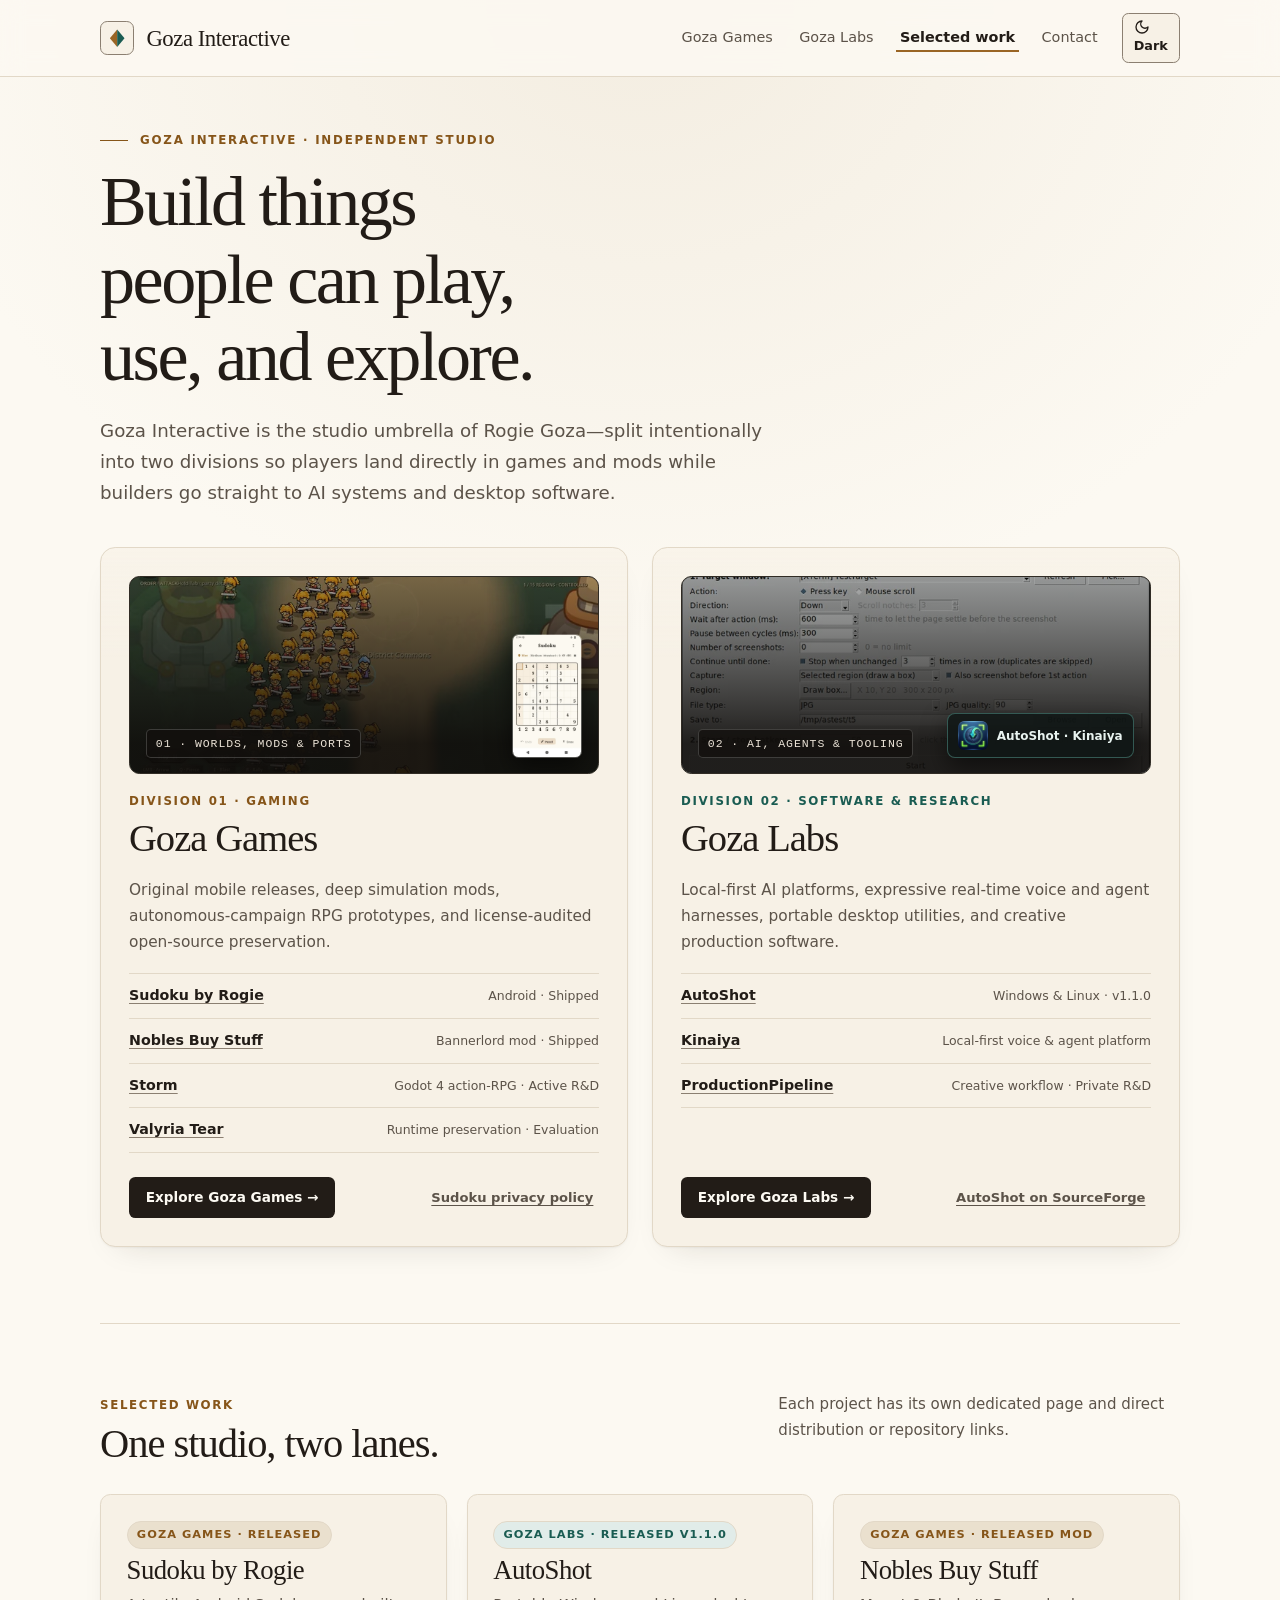
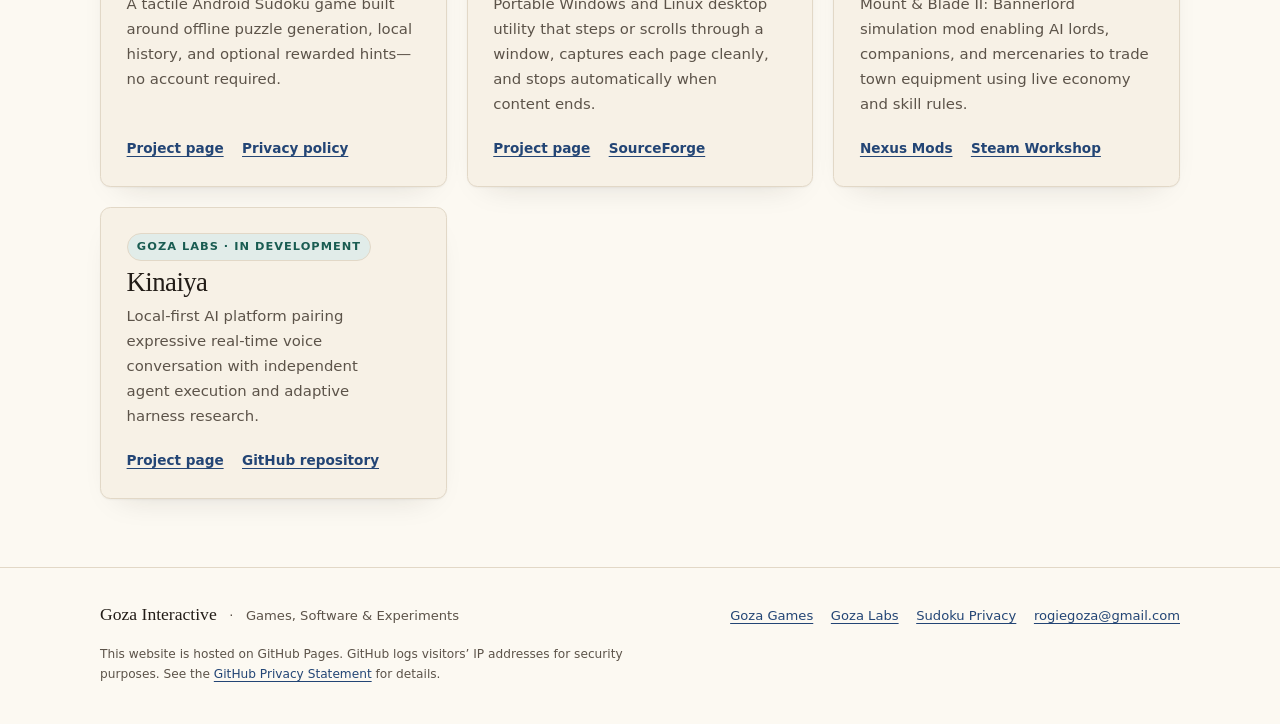
<file: index.html>
<!doctype html>
<html lang="en">
<head>
  <meta charset="utf-8">
  <meta name="viewport" content="width=device-width, initial-scale=1.0">
  <meta name="text-scale" content="scale">
  <meta name="color-scheme" content="light dark">
  <script>try{const s=localStorage.getItem("color-scheme");if(s==="light"||s==="dark")document.querySelector("meta[name=\"color-scheme\"]").content=s;}catch{}</script>
  <meta name="theme-color" media="(prefers-color-scheme: light)" content="#FCF9F2">
  <meta name="theme-color" media="(prefers-color-scheme: dark)" content="#151310">
  <meta name="referrer" content="strict-origin-when-cross-origin">
  <meta http-equiv="Content-Security-Policy" content="default-src 'self'; script-src 'self' 'inline-speculation-rules' 'sha256-ZV62QEBcRpEGfPKCC1icWMtMogYELaRWrcXrfesczKY=' 'sha256-umyWb3MhAybDYKUi7iaU3at3QjfuktpXma5m3rOjI3w='; style-src 'self' 'unsafe-inline'; img-src 'self' data:; object-src 'none'; base-uri 'self'; form-action 'self'">
  <meta name="description" content="Goza Interactive is the independent studio umbrella of Rogie Goza, routing players to Goza Games and builders to Goza Labs.">
  <meta property="og:type" content="website">
  <meta property="og:title" content="Goza Interactive — Games &amp; Labs">
  <meta property="og:description" content="One independent studio, two focused divisions: Goza Games (original releases, mods, and runtime preservation) and Goza Labs (local-first AI, agent harnesses, and creative utilities).">
  <meta property="og:url" content="https://rgoza1996.github.io/">
  <meta property="og:image" content="https://rgoza1996.github.io/assets/storm-campaign-960w.webp">
  <link rel="canonical" href="https://rgoza1996.github.io/">
  <link rel="icon" href="./favicon.svg" type="image/svg+xml">
  <title>Goza Interactive — Games, Software &amp; Research</title>
  <link rel="stylesheet" href="./style.css">
  <script type="speculationrules">{"prefetch":[{"where":{"and":[{"href_matches":"/*"},{"not":{"href_matches":"/*assets/*"}},{"not":{"href_matches":"/app-ads.txt"}}]},"eagerness":"moderate"}]}</script>
  <script type="module" src="./site.js"></script>
</head>
<body class="interactive-hub">
<a id="skip-to-main" class="skip-link visually-hidden" href="#hub-title">Skip to content</a>

<header class="site-header">
  <div class="wrap header-inner">
    <a id="nav-interactive-wordmark" class="wordmark" href="./" aria-current="page">
      <svg class="brand-compass" aria-hidden="true" viewBox="0 0 32 32">
        <polygon points="16,4 6,16 16,28 16,16" fill="var(--accent-mark)" />
        <polygon points="16,4 26,16 16,28 16,16" fill="var(--labs)" />
      </svg>
      Goza Interactive
    </a>
    <div class="header-controls">
      <nav class="header-nav" aria-label="Primary" data-scrollspy>
        <a id="nav-gozagames" href="./gozagames/">Goza Games</a>
        <a id="nav-gozalabs" href="./gozalabs/">Goza Labs</a>
        <a id="nav-selected-work" href="#selected-work">Selected work</a>
        <a id="nav-contact" href="mailto:rogiegoza@gmail.com">Contact</a>
      </nav>
      <button id="theme-toggle-btn" class="theme-toggle" type="button" data-theme-toggle>
        <span class="when-light">
          <svg aria-hidden="true" viewBox="0 0 24 24" fill="none" stroke="currentColor" stroke-width="2" stroke-linecap="round" stroke-linejoin="round"><path d="M12 3a6 6 0 0 0 9 9 9 9 0 1 1-9-9Z"/></svg>
          <span>Dark<span class="visually-hidden"> theme</span></span>
        </span>
        <span class="when-dark">
          <svg aria-hidden="true" viewBox="0 0 24 24" fill="none" stroke="currentColor" stroke-width="2" stroke-linecap="round" stroke-linejoin="round"><circle cx="12" cy="12" r="4"/><path d="M12 2v2M12 20v2m-7.07-14.93 1.41 1.41m11.32 11.32 1.41 1.41M2 12h2m16 0h2M6.34 17.66l-1.41 1.41M19.07 4.93l-1.41 1.41"/></svg>
          <span>Light<span class="visually-hidden"> theme</span></span>
        </span>
      </button>
    </div>
  </div>
</header>

<main id="main" class="wrap">
  <section class="gateway-hero" aria-labelledby="hub-title">
    <span class="rubric">Goza Interactive · Independent Studio</span>
    <h1 id="hub-title" tabindex="-1">Build things people can play, use, and explore.</h1>
    <p class="hero-lead">Goza Interactive is the studio umbrella of Rogie Goza—split intentionally into two divisions so players land directly in games and mods while builders go straight to AI systems and desktop software.</p>
  </section>

  <section id="divisions" aria-label="Choose a division">
    <div class="gateway-grid">
      <!-- Division 01: Goza Games -->
      <article class="division-card games-card">
        <div class="media division-stage">
          <img
            class="stage-backdrop"
            src="./assets/storm-campaign-640w.webp"
            srcset="./assets/storm-campaign-640w.webp 640w, ./assets/storm-campaign-960w.webp 960w"
            sizes="(max-width: 48em) 92vw, 520px"
            alt=""
            width="1280"
            height="720"
            fetchpriority="high"
            decoding="async">
          <div class="stage-scrim">
            <span class="stage-plate">01 · Worlds, Mods &amp; Ports</span>
            <img
              class="stage-inset-phone"
              src="./assets/sudoku-gameplay-360w.webp"
              alt=""
              width="360"
              height="640"
              decoding="async">
          </div>
        </div>

        <header class="division-header">
          <span class="eyebrow">Division 01 · Gaming</span>
          <h2><a id="gateway-gozagames" class="card-link" href="./gozagames/">Goza Games</a></h2>
        </header>

        <div class="division-content">
          <p>Original mobile releases, deep simulation mods, autonomous-campaign RPG prototypes, and license-audited open-source preservation.</p>
          <ul class="division-roster" role="list">
            <li>
              <a id="roster-sudoku" href="./gozagames/sudoku/">Sudoku by Rogie</a>
              <span class="roster-meta">Android · Shipped</span>
            </li>
            <li>
              <a id="roster-nobles" href="./gozagames/nobles-buy-stuff/">Nobles Buy Stuff</a>
              <span class="roster-meta">Bannerlord mod · Shipped</span>
            </li>
            <li>
              <a id="roster-storm" href="./gozagames/storm/">Storm</a>
              <span class="roster-meta">Godot 4 action-RPG · Active R&amp;D</span>
            </li>
            <li>
              <a id="roster-valyria" href="./gozagames/valyria-tear/">Valyria Tear</a>
              <span class="roster-meta">Runtime preservation · Evaluation</span>
            </li>
          </ul>
        </div>

        <footer class="division-footer">
          <span class="enter-prompt" aria-hidden="true">Explore Goza Games →</span>
          <a id="hub-sudoku-privacy" class="secondary-jump" href="./gozagames/sudoku/privacy/">Sudoku privacy policy</a>
        </footer>
      </article>

      <!-- Division 02: Goza Labs -->
      <article class="division-card labs-card">
        <div class="media division-stage labs-stage">
          <img
            class="stage-backdrop"
            src="./gozalabs/autoshot/assets/screenshot-linux-640w.webp"
            srcset="./gozalabs/autoshot/assets/screenshot-linux-640w.webp 640w, ./gozalabs/autoshot/assets/screenshot-linux.webp 836w"
            sizes="(max-width: 48em) 92vw, 520px"
            alt=""
            width="836"
            height="441"
            fetchpriority="high"
            decoding="async">
          <div class="stage-scrim">
            <span class="stage-plate">02 · AI, Agents &amp; Tooling</span>
            <div class="stage-inset-badge" aria-hidden="true">
              <img src="./gozalabs/autoshot/assets/autoshot-logo.webp" alt="" width="64" height="64" decoding="async">
              <span>AutoShot · Kinaiya</span>
            </div>
          </div>
        </div>

        <header class="division-header">
          <span class="eyebrow labs-eyebrow">Division 02 · Software &amp; Research</span>
          <h2><a id="gateway-gozalabs" class="card-link" href="./gozalabs/">Goza Labs</a></h2>
        </header>

        <div class="division-content">
          <p>Local-first AI platforms, expressive real-time voice and agent harnesses, portable desktop utilities, and creative production software.</p>
          <ul class="division-roster" role="list">
            <li>
              <a id="roster-autoshot" href="./gozalabs/autoshot/">AutoShot</a>
              <span class="roster-meta">Windows &amp; Linux · v1.1.0</span>
            </li>
            <li>
              <a id="roster-kinaiya" href="./gozalabs/kinaiya/">Kinaiya</a>
              <span class="roster-meta">Local-first voice &amp; agent platform</span>
            </li>
            <li>
              <a id="roster-pipeline" href="./gozalabs/production-pipeline/">ProductionPipeline</a>
              <span class="roster-meta">Creative workflow · Private R&amp;D</span>
            </li>
          </ul>
        </div>

        <footer class="division-footer">
          <span class="enter-prompt" aria-hidden="true">Explore Goza Labs →</span>
          <a id="hub-autoshot-sf" class="secondary-jump" href="https://sourceforge.net/projects/autoshot/" rel="noopener">AutoShot on SourceForge</a>
        </footer>
      </article>
    </div>
  </section>

  <section id="selected-work" class="studio-section" aria-labelledby="selected-work-title" tabindex="-1">
    <div class="section-heading">
      <div>
        <span class="eyebrow">Selected work</span>
        <h2 id="selected-work-title">One studio, two lanes.</h2>
      </div>
      <p class="section-summary">Each project has its own dedicated page and direct distribution or repository links.</p>
    </div>

    <div class="work-grid">
      <article class="work-card">
        <div class="work-card-head">
          <span class="lane-badge">Goza Games · Released</span>
          <h3><a id="work-title-sudoku" class="card-link" href="./gozagames/sudoku/">Sudoku by Rogie</a></h3>
          <p>A tactile Android Sudoku game built around offline puzzle generation, local history, and optional rewarded hints—no account required.</p>
        </div>
        <footer>
          <a id="work-link-sudoku" href="./gozagames/sudoku/">Project page<span class="visually-hidden"> for Sudoku by Rogie</span></a>
          <a id="work-link-sudoku-privacy" href="./gozagames/sudoku/privacy/">Privacy policy<span class="visually-hidden"> for Sudoku by Rogie</span></a>
        </footer>
      </article>

      <article class="work-card">
        <div class="work-card-head">
          <span class="lane-badge labs">Goza Labs · Released v1.1.0</span>
          <h3><a id="work-title-autoshot" class="card-link" href="./gozalabs/autoshot/">AutoShot</a></h3>
          <p>Portable Windows and Linux desktop utility that steps or scrolls through a window, captures each page cleanly, and stops automatically when content ends.</p>
        </div>
        <footer>
          <a id="work-link-autoshot" href="./gozalabs/autoshot/">Project page<span class="visually-hidden"> for AutoShot</span></a>
          <a id="work-link-autoshot-sf" href="https://sourceforge.net/projects/autoshot/" rel="noopener">SourceForge</a>
        </footer>
      </article>

      <article class="work-card">
        <div class="work-card-head">
          <span class="lane-badge">Goza Games · Released Mod</span>
          <h3><a id="work-title-nobles" class="card-link" href="./gozagames/nobles-buy-stuff/">Nobles Buy Stuff</a></h3>
          <p>Mount &amp; Blade II: Bannerlord simulation mod enabling AI lords, companions, and mercenaries to trade town equipment using live economy and skill rules.</p>
        </div>
        <footer>
          <a id="work-link-nobles-nexus" href="https://www.nexusmods.com/mountandblade2bannerlord/mods/12366" rel="noopener">Nexus Mods</a>
          <a id="work-link-nobles-steam" href="https://steamcommunity.com/sharedfiles/filedetails/?id=3784629621" rel="noopener">Steam Workshop</a>
        </footer>
      </article>

      <article class="work-card">
        <div class="work-card-head">
          <span class="lane-badge labs">Goza Labs · In Development</span>
          <h3><a id="work-title-kinaiya" class="card-link" href="./gozalabs/kinaiya/">Kinaiya</a></h3>
          <p>Local-first AI platform pairing expressive real-time voice conversation with independent agent execution and adaptive harness research.</p>
        </div>
        <footer>
          <a id="work-link-kinaiya-page" href="./gozalabs/kinaiya/">Project page<span class="visually-hidden"> for Kinaiya</span></a>
          <a id="work-link-kinaiya" href="https://github.com/rgoza1996/Kinaiya" rel="noopener">GitHub repository</a>
        </footer>
      </article>
    </div>
  </section>
</main>

<footer class="site-footer">
  <div class="wrap">
    <div class="footer-row">
      <div><span class="footer-name">Goza Interactive</span> &nbsp; · &nbsp; Games, Software &amp; Experiments</div>
      <nav class="footer-links" aria-label="Footer">
        <a id="footer-gozagames" href="./gozagames/">Goza Games</a>
        <a id="footer-gozalabs" href="./gozalabs/">Goza Labs</a>
        <a id="footer-sudoku-privacy" href="./gozagames/sudoku/privacy/">Sudoku Privacy</a>
        <a id="footer-email" href="mailto:rogiegoza@gmail.com">rogiegoza@gmail.com</a>
      </nav>
    </div>
    <p class="hosting">This website is hosted on GitHub Pages. GitHub logs visitors’ IP addresses for security purposes. See the <a href="https://docs.github.com/en/site-policy/privacy-policies/github-privacy-statement" rel="noopener">GitHub Privacy Statement</a> for details.</p>
  </div>
</footer>
</body>
</html>
</file>
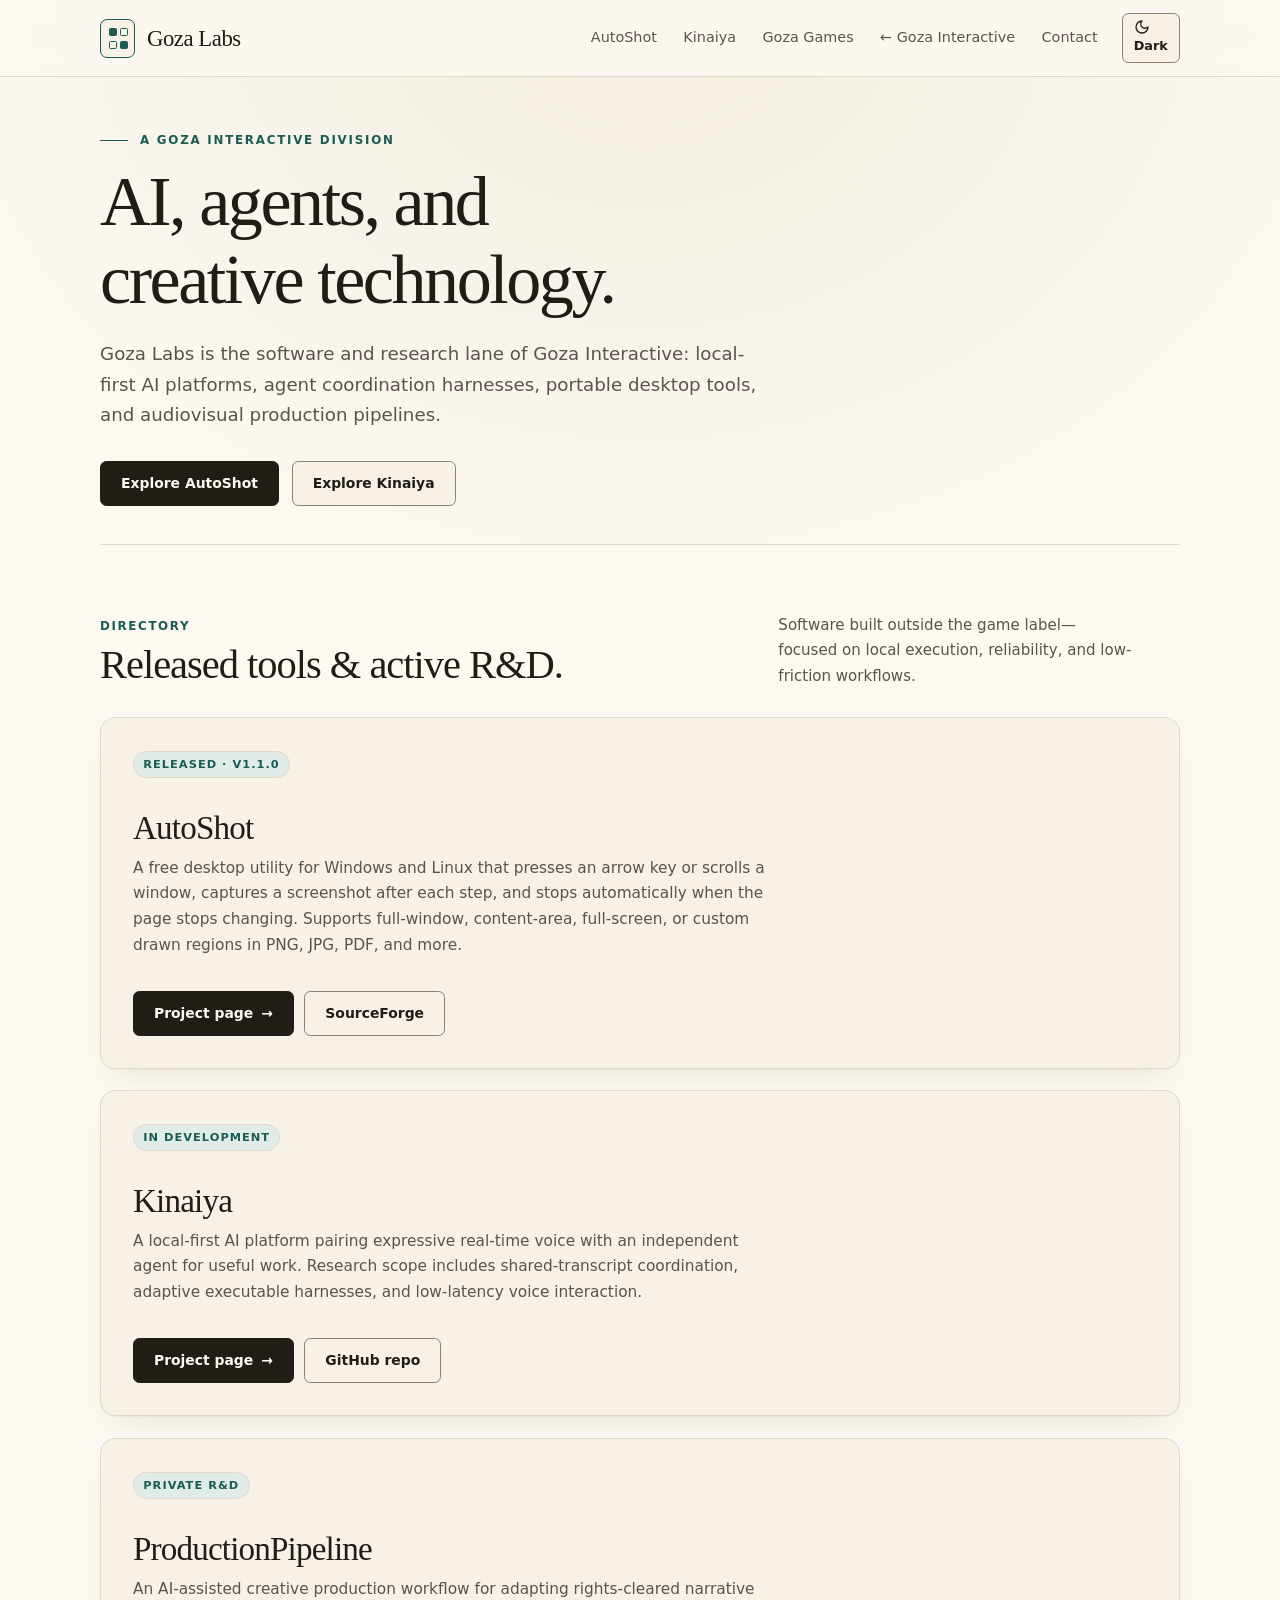
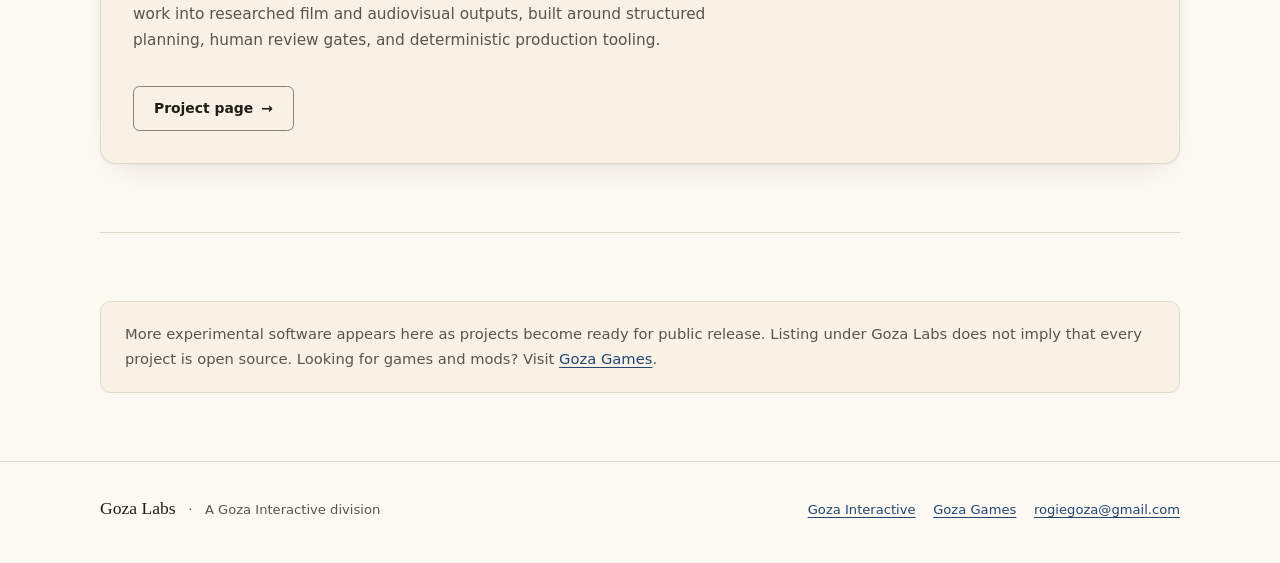
<file: gozalabs/index.html>
<!doctype html>
<html lang="en">
<head>
  <meta charset="utf-8">
  <meta name="viewport" content="width=device-width, initial-scale=1.0">
  <meta name="text-scale" content="scale">
  <meta name="color-scheme" content="light dark">
  <script>try{const s=localStorage.getItem("color-scheme");if(s==="light"||s==="dark")document.querySelector("meta[name=\"color-scheme\"]").content=s;}catch{}</script>
  <meta name="theme-color" media="(prefers-color-scheme: light)" content="#FCF9F2">
  <meta name="theme-color" media="(prefers-color-scheme: dark)" content="#151310">
  <meta name="referrer" content="strict-origin-when-cross-origin">
  <meta http-equiv="Content-Security-Policy" content="default-src 'self'; script-src 'self' 'inline-speculation-rules' 'sha256-ZV62QEBcRpEGfPKCC1icWMtMogYELaRWrcXrfesczKY=' 'sha256-umyWb3MhAybDYKUi7iaU3at3QjfuktpXma5m3rOjI3w='; style-src 'self' 'unsafe-inline'; img-src 'self' data:; object-src 'none'; base-uri 'self'; form-action 'self'">
  <meta name="description" content="Goza Labs: local-first AI systems, agent harnesses, creative production tooling, and desktop utilities under Goza Interactive.">
  <meta property="og:type" content="website">
  <meta property="og:title" content="Goza Labs | Goza Interactive">
  <meta property="og:description" content="AI, agents, creative technology, and desktop utilities from Goza Interactive.">
  <meta property="og:url" content="https://rgoza1996.github.io/gozalabs/">
  <link rel="canonical" href="https://rgoza1996.github.io/gozalabs/">
  <link rel="icon" href="../favicon.svg" type="image/svg+xml">
  <title>Goza Labs | Goza Interactive</title>
  <link rel="stylesheet" href="../style.css">
  <script type="speculationrules">{"prefetch":[{"where":{"and":[{"href_matches":"/*"},{"not":{"href_matches":"/*assets/*"}},{"not":{"href_matches":"/app-ads.txt"}}]},"eagerness":"moderate"}]}</script>
  <script type="module" src="../site.js"></script>
</head>
<body class="labs-page">
<a id="skip-to-main" class="skip-link visually-hidden" href="#labs-title">Skip to content</a>

<header class="site-header">
  <div class="wrap header-inner">
    <a id="nav-labs-wordmark" class="wordmark" href="./" aria-current="page">
      <span class="brand-reticle" aria-hidden="true"><i></i><i></i><i></i><i></i></span>
      Goza Labs
    </a>
    <div class="header-controls">
      <nav class="header-nav" aria-label="Primary">
        <a id="nav-labs-autoshot" href="./autoshot/">AutoShot</a>
        <a id="nav-labs-kinaiya" href="./kinaiya/">Kinaiya</a>
        <a id="nav-labs-games" href="../gozagames/">Goza Games</a>
        <a id="nav-labs-hub" href="../">← Goza Interactive</a>
        <a id="nav-labs-contact" href="mailto:rogiegoza@gmail.com">Contact</a>
      </nav>
      <button id="theme-toggle-btn" class="theme-toggle" type="button" data-theme-toggle>
        <span class="when-light">
          <svg aria-hidden="true" viewBox="0 0 24 24" fill="none" stroke="currentColor" stroke-width="2" stroke-linecap="round" stroke-linejoin="round"><path d="M12 3a6 6 0 0 0 9 9 9 9 0 1 1-9-9Z"/></svg>
          <span>Dark<span class="visually-hidden"> theme</span></span>
        </span>
        <span class="when-dark">
          <svg aria-hidden="true" viewBox="0 0 24 24" fill="none" stroke="currentColor" stroke-width="2" stroke-linecap="round" stroke-linejoin="round"><circle cx="12" cy="12" r="4"/><path d="M12 2v2M12 20v2m-7.07-14.93 1.41 1.41m11.32 11.32 1.41 1.41M2 12h2m16 0h2M6.34 17.66l-1.41 1.41M19.07 4.93l-1.41 1.41"/></svg>
          <span>Light<span class="visually-hidden"> theme</span></span>
        </span>
      </button>
    </div>
  </div>
</header>

<main id="main" class="wrap">
  <section class="gateway-hero" aria-labelledby="labs-title">
    <span class="rubric labs-rubric">A Goza Interactive Division</span>
    <h1 id="labs-title" tabindex="-1">AI, agents, and creative technology.</h1>
    <p class="hero-lead">Goza Labs is the software and research lane of Goza Interactive: local-first AI platforms, agent coordination harnesses, portable desktop tools, and audiovisual production pipelines.</p>
    <div class="actions">
      <a id="labs-cta-autoshot" class="button" href="./autoshot/">Explore AutoShot</a>
      <a id="labs-cta-kinaiya" class="button secondary" href="./kinaiya/">Explore Kinaiya</a>
    </div>
  </section>

  <section id="projects" class="studio-section" aria-labelledby="labs-projects-heading">
    <div class="section-heading">
      <div>
        <span class="eyebrow labs-eyebrow">Directory</span>
        <h2 id="labs-projects-heading">Released tools &amp; active R&amp;D.</h2>
      </div>
      <p class="section-summary">Software built outside the game label—focused on local execution, reliability, and low-friction workflows.</p>
    </div>

    <div class="labs-ledger">
      <div class="card-slot" id="autoshot">
        <article class="lab-project">
          <div>
            <span class="lane-badge labs">Released · v1.1.0</span>
          </div>
          <div>
            <h2><a id="labs-title-autoshot" class="card-link" href="./autoshot/">AutoShot</a></h2>
            <p>A free desktop utility for Windows and Linux that presses an arrow key or scrolls a window, captures a screenshot after each step, and stops automatically when the page stops changing. Supports full-window, content-area, full-screen, or custom drawn regions in PNG, JPG, PDF, and more.</p>
          </div>
          <div class="lab-actions">
            <a id="labs-open-autoshot" class="button" href="./autoshot/">Project page<span class="visually-hidden"> for AutoShot</span> →</a>
            <a id="labs-sf-autoshot" class="button secondary" href="https://sourceforge.net/projects/autoshot/" rel="noopener">SourceForge</a>
          </div>
        </article>
      </div>

      <div class="card-slot" id="kinaiya">
        <article class="lab-project">
          <div>
            <span class="lane-badge labs">In development</span>
          </div>
          <div>
            <h2><a id="labs-title-kinaiya" class="card-link" href="./kinaiya/">Kinaiya</a></h2>
            <p>A local-first AI platform pairing expressive real-time voice with an independent agent for useful work. Research scope includes shared-transcript coordination, adaptive executable harnesses, and low-latency voice interaction.</p>
          </div>
          <div class="lab-actions">
            <a id="labs-open-kinaiya" class="button" href="./kinaiya/">Project page<span class="visually-hidden"> for Kinaiya</span> →</a>
            <a id="labs-repo-kinaiya" class="button secondary" href="https://github.com/rgoza1996/Kinaiya" rel="noopener">GitHub repo</a>
          </div>
        </article>
      </div>

      <div class="card-slot" id="production-pipeline">
        <article class="lab-project">
          <div>
            <span class="lane-badge labs">Private R&amp;D</span>
          </div>
          <div>
            <h2><a id="labs-title-pipeline" class="card-link" href="./production-pipeline/">ProductionPipeline</a></h2>
            <p>An AI-assisted creative production workflow for adapting rights-cleared narrative work into researched film and audiovisual outputs, built around structured planning, human review gates, and deterministic production tooling.</p>
          </div>
          <div class="lab-actions">
            <a id="labs-open-pipeline" class="button secondary" href="./production-pipeline/">Project page<span class="visually-hidden"> for ProductionPipeline</span> →</a>
          </div>
        </article>
      </div>
    </div>
  </section>

  <section class="studio-section" aria-label="Publishing note">
    <p class="lab-note">More experimental software appears here as projects become ready for public release. Listing under Goza Labs does not imply that every project is open source. Looking for games and mods? Visit <a id="labs-note-games" href="../gozagames/">Goza Games</a>.</p>
  </section>
</main>

<footer class="site-footer">
  <div class="wrap">
    <div class="footer-row">
      <div><span class="footer-name">Goza Labs</span> &nbsp; · &nbsp; A Goza Interactive division</div>
      <nav class="footer-links" aria-label="Footer">
        <a id="labs-footer-hub" href="../">Goza Interactive</a>
        <a id="labs-footer-games" href="../gozagames/">Goza Games</a>
        <a id="labs-footer-email" href="mailto:rogiegoza@gmail.com">rogiegoza@gmail.com</a>
      </nav>
    </div>
  </div>
</footer>
</body>
</html>
</file>
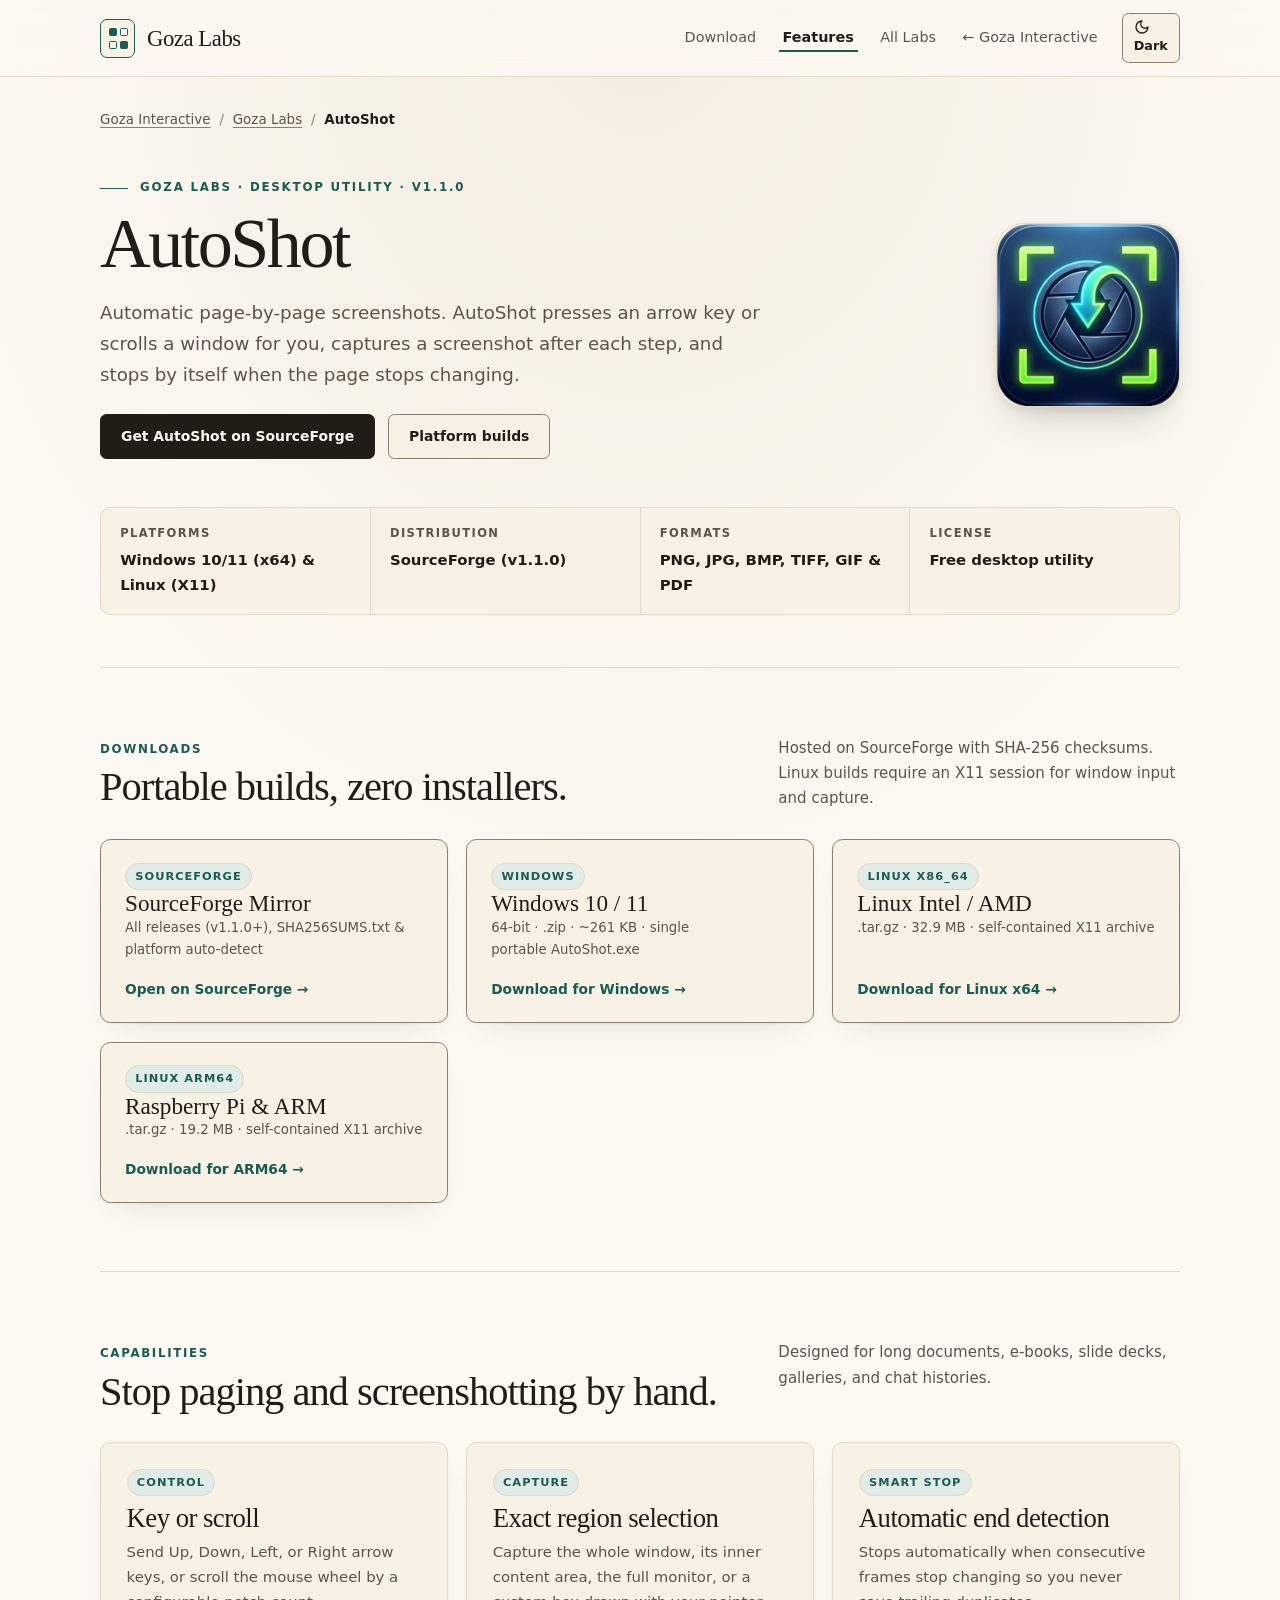
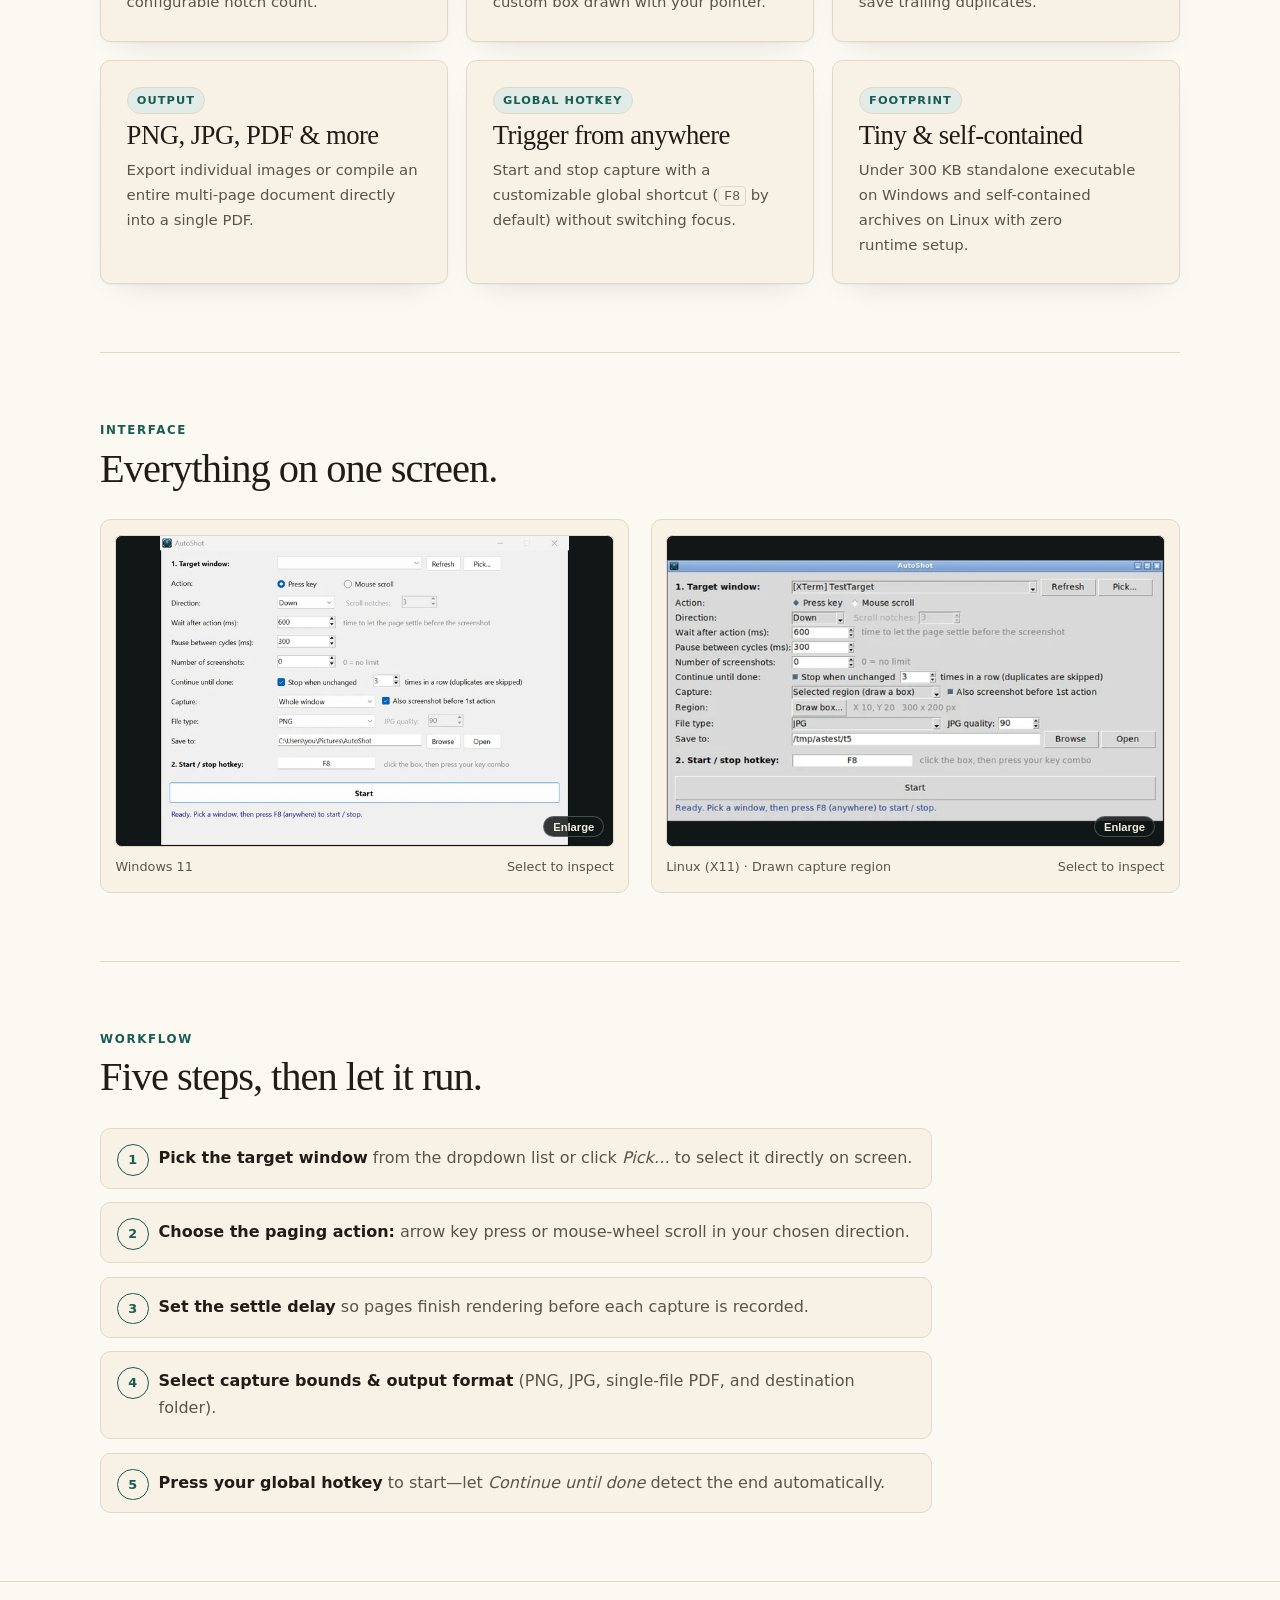
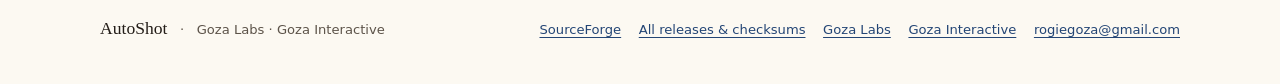
<file: gozalabs/autoshot/index.html>
<!doctype html>
<html lang="en">
<head>
  <meta charset="utf-8">
  <meta name="viewport" content="width=device-width, initial-scale=1.0">
  <meta name="text-scale" content="scale">
  <meta name="color-scheme" content="light dark">
  <script>try{const s=localStorage.getItem("color-scheme");if(s==="light"||s==="dark")document.querySelector("meta[name=\"color-scheme\"]").content=s;}catch{}</script>
  <meta name="theme-color" media="(prefers-color-scheme: light)" content="#FCF9F2">
  <meta name="theme-color" media="(prefers-color-scheme: dark)" content="#151310">
  <meta name="referrer" content="strict-origin-when-cross-origin">
  <meta http-equiv="Content-Security-Policy" content="default-src 'self'; script-src 'self' 'inline-speculation-rules' 'sha256-ZV62QEBcRpEGfPKCC1icWMtMogYELaRWrcXrfesczKY=' 'sha256-umyWb3MhAybDYKUi7iaU3at3QjfuktpXma5m3rOjI3w='; style-src 'self' 'unsafe-inline'; img-src 'self' data:; object-src 'none'; base-uri 'self'; form-action 'self'">
  <meta name="description" content="AutoShot by Goza Labs: automatic page-by-page screenshots for Windows and Linux. Download on SourceForge for PNG, JPG, and single-file PDF capture.">
  <meta property="og:type" content="website">
  <meta property="og:title" content="AutoShot | Goza Labs">
  <meta property="og:description" content="Automatic page-by-page screenshots for Windows and Linux. Available on SourceForge.">
  <meta property="og:url" content="https://rgoza1996.github.io/gozalabs/autoshot/">
  <meta property="og:image" content="https://rgoza1996.github.io/gozalabs/autoshot/assets/autoshot-logo.webp">
  <link rel="canonical" href="https://rgoza1996.github.io/gozalabs/autoshot/">
  <link rel="icon" type="image/webp" href="./assets/autoshot-logo.webp">
  <title>AutoShot | Goza Labs</title>
  <link rel="stylesheet" href="../../style.css">
  <script type="speculationrules">{"prefetch":[{"where":{"and":[{"href_matches":"/*"},{"not":{"href_matches":"/*assets/*"}},{"not":{"href_matches":"/app-ads.txt"}}]},"eagerness":"moderate"}]}</script>
  <script type="module" src="../../site.js"></script>
</head>
<body class="labs-page">
<a id="skip-to-main" class="skip-link visually-hidden" href="#autoshot-title">Skip to content</a>

<header class="site-header">
  <div class="wrap header-inner">
    <a id="nav-autoshot-labs" class="wordmark" href="../">
      <span class="brand-reticle" aria-hidden="true"><i></i><i></i><i></i><i></i></span>
      Goza Labs
    </a>
    <div class="header-controls">
      <nav class="header-nav" aria-label="Primary" data-scrollspy>
        <a id="nav-as-download" href="#download">Download</a>
        <a id="nav-as-features" href="#features">Features</a>
        <a id="nav-as-labs" href="../">All Labs</a>
        <a id="nav-as-hub" href="../../">← Goza Interactive</a>
      </nav>
      <button id="theme-toggle-btn" class="theme-toggle" type="button" data-theme-toggle>
        <span class="when-light">
          <svg aria-hidden="true" viewBox="0 0 24 24" fill="none" stroke="currentColor" stroke-width="2" stroke-linecap="round" stroke-linejoin="round"><path d="M12 3a6 6 0 0 0 9 9 9 9 0 1 1-9-9Z"/></svg>
          <span>Dark<span class="visually-hidden"> theme</span></span>
        </span>
        <span class="when-dark">
          <svg aria-hidden="true" viewBox="0 0 24 24" fill="none" stroke="currentColor" stroke-width="2" stroke-linecap="round" stroke-linejoin="round"><circle cx="12" cy="12" r="4"/><path d="M12 2v2M12 20v2m-7.07-14.93 1.41 1.41m11.32 11.32 1.41 1.41M2 12h2m16 0h2M6.34 17.66l-1.41 1.41M19.07 4.93l-1.41 1.41"/></svg>
          <span>Light<span class="visually-hidden"> theme</span></span>
        </span>
      </button>
    </div>
  </div>
</header>

<main id="main" class="wrap">
  <nav class="breadcrumb" aria-label="Breadcrumbs">
    <ol>
      <li><a id="bc-interactive" href="../../">Goza Interactive</a></li>
      <li><a id="bc-labs" href="../">Goza Labs</a></li>
      <li><a id="bc-current" href="./" aria-current="page">AutoShot</a></li>
    </ol>
  </nav>

  <section class="app-hero" aria-labelledby="autoshot-title">
    <div>
      <span class="rubric labs-rubric">Goza Labs · Desktop Utility · v1.1.0</span>
      <h1 id="autoshot-title" tabindex="-1">AutoShot</h1>
      <p class="hero-lead">Automatic page-by-page screenshots. AutoShot presses an arrow key or scrolls a window for you, captures a screenshot after each step, and stops by itself when the page stops changing.</p>
      <div class="actions">
        <a id="cta-sourceforge" class="button" href="https://sourceforge.net/projects/autoshot/" rel="noopener">Get AutoShot on SourceForge</a>
        <a id="cta-download" class="button secondary" href="#download">Platform builds</a>
      </div>
    </div>
    <img
      class="app-icon"
      src="./assets/autoshot-logo.webp"
      srcset="./assets/autoshot-logo-440w.webp 440w, ./assets/autoshot-logo.webp 512w"
      sizes="184px"
      alt="AutoShot aperture camera icon"
      width="220"
      height="220"
      fetchpriority="high"
      decoding="async">
  </section>

  <dl class="project-facts" aria-label="AutoShot details">
    <div>
      <dt>Platforms</dt>
      <dd>Windows 10/11 (x64) &amp; Linux (X11)</dd>
    </div>
    <div>
      <dt>Distribution</dt>
      <dd>SourceForge (v1.1.0)</dd>
    </div>
    <div>
      <dt>Formats</dt>
      <dd>PNG, JPG, BMP, TIFF, GIF &amp; PDF</dd>
    </div>
    <div>
      <dt>License</dt>
      <dd>Free desktop utility</dd>
    </div>
  </dl>

  <section id="download" class="studio-section" aria-labelledby="download-heading" tabindex="-1">
    <div class="section-heading">
      <div>
        <span class="eyebrow labs-eyebrow">Downloads</span>
        <h2 id="download-heading">Portable builds, zero installers.</h2>
      </div>
      <p class="section-summary">Hosted on SourceForge with SHA-256 checksums. Linux builds require an X11 session for window input and capture.</p>
    </div>

    <div class="feature-grid">
      <a id="dl-sourceforge-main" class="download-card" href="https://sourceforge.net/projects/autoshot/" rel="noopener">
        <div>
          <span class="lane-badge labs">SourceForge</span>
          <div class="download-os">SourceForge Mirror</div>
          <p class="download-meta">All releases (v1.1.0+), SHA256SUMS.txt &amp; platform auto-detect</p>
        </div>
        <span class="download-cta">Open on SourceForge →</span>
      </a>

      <a id="dl-windows" class="download-card" href="https://sourceforge.net/projects/autoshot/files/v1.1.0/AutoShot-windows-x64.zip/download" rel="noopener">
        <div>
          <span class="lane-badge labs">Windows</span>
          <div class="download-os">Windows 10 / 11</div>
          <p class="download-meta">64-bit · .zip · ~261 KB · single portable AutoShot.exe</p>
        </div>
        <span class="download-cta">Download for Windows →</span>
      </a>

      <a id="dl-linux-x64" class="download-card" href="https://sourceforge.net/projects/autoshot/files/v1.1.0/AutoShot-linux-x86_64.tar.gz/download" rel="noopener">
        <div>
          <span class="lane-badge labs">Linux x86_64</span>
          <div class="download-os">Linux Intel / AMD</div>
          <p class="download-meta">.tar.gz · 32.9 MB · self-contained X11 archive</p>
        </div>
        <span class="download-cta">Download for Linux x64 →</span>
      </a>

      <a id="dl-linux-arm64" class="download-card" href="https://sourceforge.net/projects/autoshot/files/v1.1.0/AutoShot-linux-aarch64.tar.gz/download" rel="noopener">
        <div>
          <span class="lane-badge labs">Linux ARM64</span>
          <div class="download-os">Raspberry Pi &amp; ARM</div>
          <p class="download-meta">.tar.gz · 19.2 MB · self-contained X11 archive</p>
        </div>
        <span class="download-cta">Download for ARM64 →</span>
      </a>
    </div>
  </section>

  <section id="features" class="studio-section" aria-labelledby="features-heading" tabindex="-1">
    <div class="section-heading">
      <div>
        <span class="eyebrow labs-eyebrow">Capabilities</span>
        <h2 id="features-heading">Stop paging and screenshotting by hand.</h2>
      </div>
      <p class="section-summary">Designed for long documents, e-books, slide decks, galleries, and chat histories.</p>
    </div>

    <div class="feature-grid">
      <article class="work-card">
        <div class="work-card-head">
          <span class="lane-badge labs">Control</span>
          <h3>Key or scroll</h3>
          <p>Send Up, Down, Left, or Right arrow keys, or scroll the mouse wheel by a configurable notch count.</p>
        </div>
      </article>
      <article class="work-card">
        <div class="work-card-head">
          <span class="lane-badge labs">Capture</span>
          <h3>Exact region selection</h3>
          <p>Capture the whole window, its inner content area, the full monitor, or a custom box drawn with your pointer.</p>
        </div>
      </article>
      <article class="work-card">
        <div class="work-card-head">
          <span class="lane-badge labs">Smart stop</span>
          <h3>Automatic end detection</h3>
          <p>Stops automatically when consecutive frames stop changing so you never save trailing duplicates.</p>
        </div>
      </article>
      <article class="work-card">
        <div class="work-card-head">
          <span class="lane-badge labs">Output</span>
          <h3>PNG, JPG, PDF &amp; more</h3>
          <p>Export individual images or compile an entire multi-page document directly into a single PDF.</p>
        </div>
      </article>
      <article class="work-card">
        <div class="work-card-head">
          <span class="lane-badge labs">Global hotkey</span>
          <h3>Trigger from anywhere</h3>
          <p>Start and stop capture with a customizable global shortcut (<code>F8</code> by default) without switching focus.</p>
        </div>
      </article>
      <article class="work-card">
        <div class="work-card-head">
          <span class="lane-badge labs">Footprint</span>
          <h3>Tiny &amp; self-contained</h3>
          <p>Under 300 KB standalone executable on Windows and self-contained archives on Linux with zero runtime setup.</p>
        </div>
      </article>
    </div>
  </section>

  <section class="studio-section" aria-labelledby="screenshots-heading">
    <div class="section-heading">
      <div>
        <span class="eyebrow labs-eyebrow">Interface</span>
        <h2 id="screenshots-heading">Everything on one screen.</h2>
      </div>
    </div>

    <div class="shot-grid">
      <figure class="shot-figure">
        <button id="open-shot-win" class="preview-trigger" type="button" commandfor="lightbox-win" command="show-modal" aria-label="Enlarge AutoShot Windows 11 screenshot">
          <img
            src="./assets/screenshot-windows.webp"
            srcset="./assets/screenshot-windows-640w.webp 640w, ./assets/screenshot-windows.webp 1056w"
            sizes="(max-width: 48em) 92vw, 520px"
            alt="AutoShot settings window on Windows 11"
            width="1056"
            height="802"
            loading="lazy"
            decoding="async">
          <span class="zoom-chip" aria-hidden="true">Enlarge</span>
        </button>
        <figcaption><span>Windows 11</span> <span>Select to inspect</span></figcaption>
      </figure>

      <figure class="shot-figure">
        <button id="open-shot-linux" class="preview-trigger" type="button" commandfor="lightbox-linux" command="show-modal" aria-label="Enlarge AutoShot Linux X11 screenshot">
          <img
            src="./assets/screenshot-linux.webp"
            srcset="./assets/screenshot-linux-640w.webp 640w, ./assets/screenshot-linux.webp 836w"
            sizes="(max-width: 48em) 92vw, 520px"
            alt="AutoShot settings window on Linux X11 with a drawn region selected"
            width="836"
            height="441"
            loading="lazy"
            decoding="async">
          <span class="zoom-chip" aria-hidden="true">Enlarge</span>
        </button>
        <figcaption><span>Linux (X11) · Drawn capture region</span> <span>Select to inspect</span></figcaption>
      </figure>
    </div>
  </section>

  <section class="studio-section" aria-labelledby="steps-heading">
    <div class="section-heading">
      <div>
        <span class="eyebrow labs-eyebrow">Workflow</span>
        <h2 id="steps-heading">Five steps, then let it run.</h2>
      </div>
    </div>

    <ol class="steps-list" role="list">
      <li><strong>Pick the target window</strong> from the dropdown list or click <em>Pick…</em> to select it directly on screen.</li>
      <li><strong>Choose the paging action:</strong> arrow key press or mouse-wheel scroll in your chosen direction.</li>
      <li><strong>Set the settle delay</strong> so pages finish rendering before each capture is recorded.</li>
      <li><strong>Select capture bounds &amp; output format</strong> (PNG, JPG, single-file PDF, and destination folder).</li>
      <li><strong>Press your global hotkey</strong> to start—let <em>Continue until done</em> detect the end automatically.</li>
    </ol>
  </section>

  <dialog id="lightbox-win" class="lightbox" closedby="any" aria-labelledby="lightbox-win-title">
    <div class="lightbox-header">
      <h2 id="lightbox-win-title">AutoShot · Windows 11</h2>
      <button id="close-shot-win" class="lightbox-close" type="button" commandfor="lightbox-win" command="close">Close</button>
    </div>
    <div class="lightbox-stage">
      <img src="./assets/screenshot-windows.webp" alt="AutoShot settings window on Windows 11" width="1056" height="802" loading="lazy" decoding="async">
    </div>
    <div class="lightbox-footer">
      <span>Single-screen capture &amp; automation configuration</span>
      <span>Press Esc or click outside to close</span>
    </div>
  </dialog>

  <dialog id="lightbox-linux" class="lightbox" closedby="any" aria-labelledby="lightbox-linux-title">
    <div class="lightbox-header">
      <h2 id="lightbox-linux-title">AutoShot · Linux (X11)</h2>
      <button id="close-shot-linux" class="lightbox-close" type="button" commandfor="lightbox-linux" command="close">Close</button>
    </div>
    <div class="lightbox-stage">
      <img src="./assets/screenshot-linux.webp" alt="AutoShot settings window on Linux X11 with a drawn capture region" width="836" height="441" loading="lazy" decoding="async">
    </div>
    <div class="lightbox-footer">
      <span>Custom drawn region capture on Linux X11</span>
      <span>Press Esc or click outside to close</span>
    </div>
  </dialog>
</main>

<footer class="site-footer">
  <div class="wrap">
    <div class="footer-row">
      <div><span class="footer-name">AutoShot</span> &nbsp; · &nbsp; Goza Labs · Goza Interactive</div>
      <nav class="footer-links" aria-label="Footer">
        <a id="as-footer-sf" href="https://sourceforge.net/projects/autoshot/" rel="noopener">SourceForge</a>
        <a id="as-footer-files" href="https://sourceforge.net/projects/autoshot/files/" rel="noopener">All releases &amp; checksums</a>
        <a id="as-footer-labs" href="../">Goza Labs</a>
        <a id="as-footer-hub" href="../../">Goza Interactive</a>
        <a id="as-footer-email" href="mailto:rogiegoza@gmail.com">rogiegoza@gmail.com</a>
      </nav>
    </div>
  </div>
</footer>
</body>
</html>
</file>
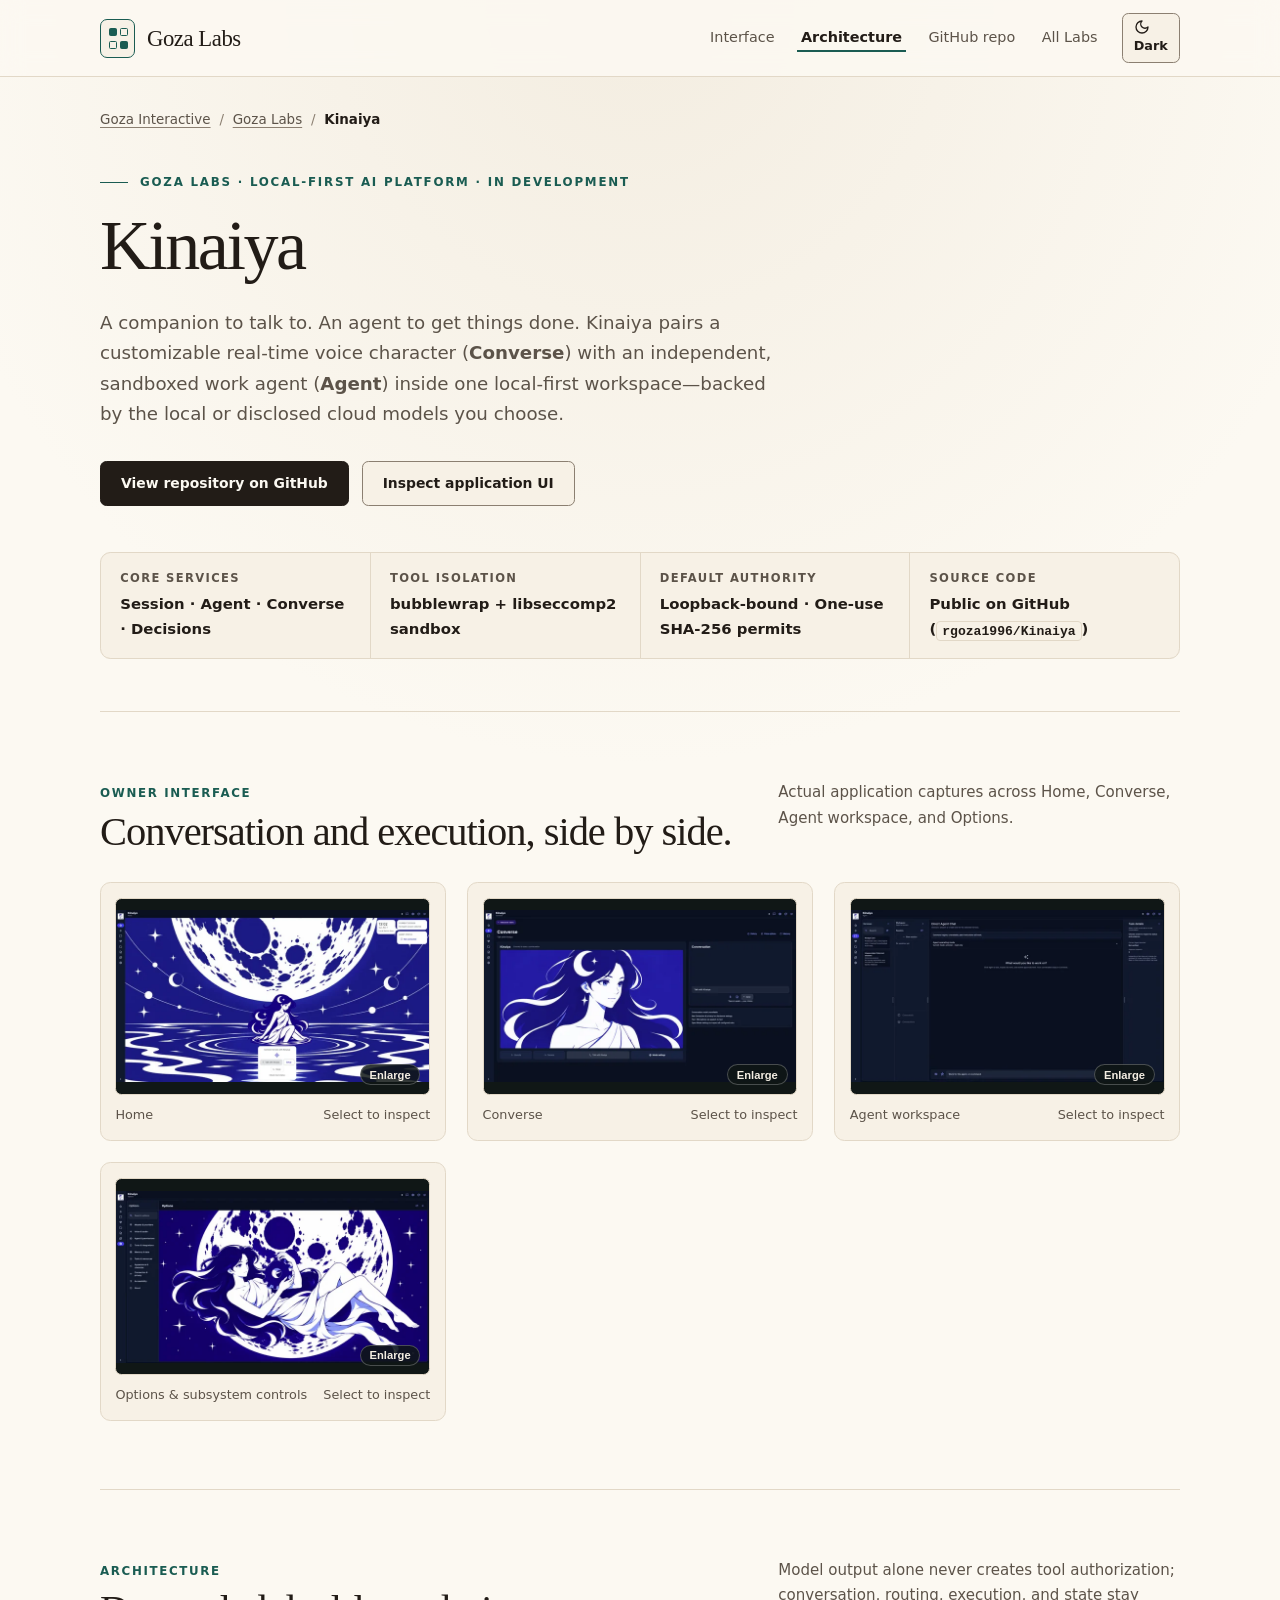
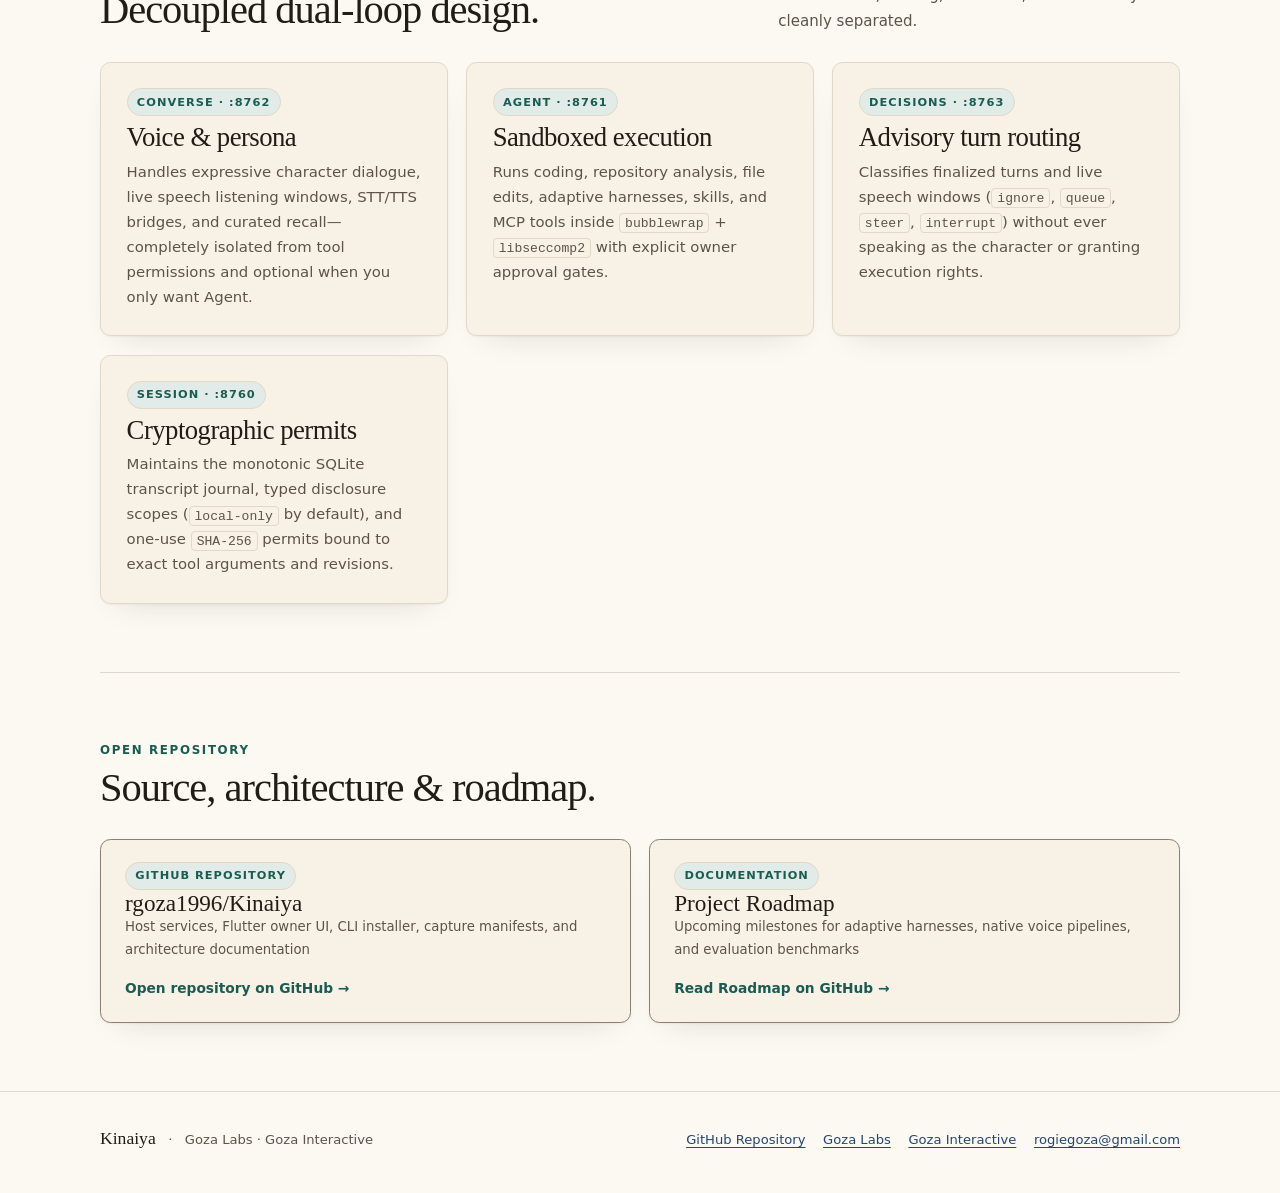
<file: gozalabs/kinaiya/index.html>
<!doctype html>
<html lang="en">
<head>
  <meta charset="utf-8">
  <meta name="viewport" content="width=device-width, initial-scale=1.0">
  <meta name="text-scale" content="scale">
  <meta name="color-scheme" content="light dark">
  <script>try{const s=localStorage.getItem("color-scheme");if(s==="light"||s==="dark")document.querySelector("meta[name=\"color-scheme\"]").content=s;}catch{}</script>
  <meta name="theme-color" media="(prefers-color-scheme: light)" content="#FCF9F2">
  <meta name="theme-color" media="(prefers-color-scheme: dark)" content="#151310">
  <meta name="referrer" content="strict-origin-when-cross-origin">
  <meta http-equiv="Content-Security-Policy" content="default-src 'self'; script-src 'self' 'inline-speculation-rules' 'sha256-ZV62QEBcRpEGfPKCC1icWMtMogYELaRWrcXrfesczKY=' 'sha256-umyWb3MhAybDYKUi7iaU3at3QjfuktpXma5m3rOjI3w='; style-src 'self' 'unsafe-inline'; img-src 'self' data:; object-src 'none'; base-uri 'self'; form-action 'self'">
  <meta name="description" content="Kinaiya by Goza Labs: a local-first AI platform pairing an expressive real-time voice companion (Converse) with a sandboxed work agent (Agent).">
  <meta property="og:type" content="website">
  <meta property="og:title" content="Kinaiya | Goza Labs">
  <meta property="og:description" content="A companion to talk to. An agent to get things done. Local-first AI platform by Goza Labs.">
  <meta property="og:url" content="https://rgoza1996.github.io/gozalabs/kinaiya/">
  <meta property="og:image" content="https://rgoza1996.github.io/gozalabs/kinaiya/assets/kinaiya-home.webp">
  <link rel="canonical" href="https://rgoza1996.github.io/gozalabs/kinaiya/">
  <link rel="icon" href="../../favicon.svg" type="image/svg+xml">
  <title>Kinaiya | Goza Labs</title>
  <link rel="stylesheet" href="../../style.css">
  <script type="speculationrules">{"prefetch":[{"where":{"and":[{"href_matches":"/*"},{"not":{"href_matches":"/*assets/*"}},{"not":{"href_matches":"/app-ads.txt"}}]},"eagerness":"moderate"}]}</script>
  <script type="module" src="../../site.js"></script>
</head>
<body class="labs-page">
<a id="skip-to-main" class="skip-link visually-hidden" href="#kinaiya-title">Skip to content</a>

<header class="site-header">
  <div class="wrap header-inner">
    <a id="nav-kinaiya-labs" class="wordmark" href="../">
      <span class="brand-reticle" aria-hidden="true"><i></i><i></i><i></i><i></i></span>
      Goza Labs
    </a>
    <div class="header-controls">
      <nav class="header-nav" aria-label="Primary" data-scrollspy>
        <a id="nav-kn-interface" href="#interface">Interface</a>
        <a id="nav-kn-architecture" href="#architecture">Architecture</a>
        <a id="nav-kn-repo" href="https://github.com/rgoza1996/Kinaiya" rel="noopener">GitHub repo</a>
        <a id="nav-kn-labs" href="../">All Labs</a>
      </nav>
      <button id="theme-toggle-btn" class="theme-toggle" type="button" data-theme-toggle>
        <span class="when-light">
          <svg aria-hidden="true" viewBox="0 0 24 24" fill="none" stroke="currentColor" stroke-width="2" stroke-linecap="round" stroke-linejoin="round"><path d="M12 3a6 6 0 0 0 9 9 9 9 0 1 1-9-9Z"/></svg>
          <span>Dark<span class="visually-hidden"> theme</span></span>
        </span>
        <span class="when-dark">
          <svg aria-hidden="true" viewBox="0 0 24 24" fill="none" stroke="currentColor" stroke-width="2" stroke-linecap="round" stroke-linejoin="round"><circle cx="12" cy="12" r="4"/><path d="M12 2v2M12 20v2m-7.07-14.93 1.41 1.41m11.32 11.32 1.41 1.41M2 12h2m16 0h2M6.34 17.66l-1.41 1.41M19.07 4.93l-1.41 1.41"/></svg>
          <span>Light<span class="visually-hidden"> theme</span></span>
        </span>
      </button>
    </div>
  </div>
</header>

<main id="main" class="wrap">
  <nav class="breadcrumb" aria-label="Breadcrumbs">
    <ol>
      <li><a id="bc-interactive" href="../../">Goza Interactive</a></li>
      <li><a id="bc-labs" href="../">Goza Labs</a></li>
      <li><a id="bc-current" href="./" aria-current="page">Kinaiya</a></li>
    </ol>
  </nav>

  <section class="project-hero" aria-labelledby="kinaiya-title">
    <span class="rubric labs-rubric">Goza Labs · Local-First AI Platform · In Development</span>
    <h1 id="kinaiya-title" tabindex="-1">Kinaiya</h1>
    <p class="hero-lead">A companion to talk to. An agent to get things done. Kinaiya pairs a customizable real-time voice character (<strong>Converse</strong>) with an independent, sandboxed work agent (<strong>Agent</strong>) inside one local-first workspace—backed by the local or disclosed cloud models you choose.</p>
    <div class="actions">
      <a id="cta-kinaiya-repo" class="button" href="https://github.com/rgoza1996/Kinaiya" rel="noopener">View repository on GitHub</a>
      <a id="cta-kinaiya-interface" class="button secondary" href="#interface">Inspect application UI</a>
    </div>
  </section>

  <dl class="project-facts" aria-label="Kinaiya platform details">
    <div>
      <dt>Core services</dt>
      <dd>Session · Agent · Converse · Decisions</dd>
    </div>
    <div>
      <dt>Tool isolation</dt>
      <dd>bubblewrap + libseccomp2 sandbox</dd>
    </div>
    <div>
      <dt>Default authority</dt>
      <dd>Loopback-bound · One-use SHA-256 permits</dd>
    </div>
    <div>
      <dt>Source code</dt>
      <dd>Public on GitHub (<code>rgoza1996/Kinaiya</code>)</dd>
    </div>
  </dl>

  <section id="interface" class="studio-section" aria-labelledby="interface-heading" tabindex="-1">
    <div class="section-heading">
      <div>
        <span class="eyebrow labs-eyebrow">Owner interface</span>
        <h2 id="interface-heading">Conversation and execution, side by side.</h2>
      </div>
      <p class="section-summary">Actual application captures across Home, Converse, Agent workspace, and Options.</p>
    </div>

    <div class="shot-grid">
      <figure class="shot-figure">
        <button id="open-kn-home" class="preview-trigger" type="button" commandfor="lightbox-kn-home" command="show-modal" aria-label="Enlarge Kinaiya Home interface screenshot">
          <img
            src="./assets/kinaiya-home.webp"
            srcset="./assets/kinaiya-home-640w.webp 640w, ./assets/kinaiya-home.webp 2575w"
            sizes="(max-width: 48em) 92vw, 520px"
            alt="Kinaiya Home screen showing character artwork beneath the moon and workspace navigation"
            width="2575"
            height="1416"
            fetchpriority="high"
            decoding="async">
          <span class="zoom-chip" aria-hidden="true">Enlarge</span>
        </button>
        <figcaption><span>Home</span> <span>Select to inspect</span></figcaption>
      </figure>

      <figure class="shot-figure">
        <button id="open-kn-converse" class="preview-trigger" type="button" commandfor="lightbox-kn-converse" command="show-modal" aria-label="Enlarge Kinaiya Converse view screenshot">
          <img
            src="./assets/kinaiya-converse.webp"
            srcset="./assets/kinaiya-converse-640w.webp 640w, ./assets/kinaiya-converse.webp 2575w"
            sizes="(max-width: 48em) 92vw, 520px"
            alt="Kinaiya Converse view with character portrait and live dialogue workspace"
            width="2575"
            height="1416"
            loading="lazy"
            decoding="async">
          <span class="zoom-chip" aria-hidden="true">Enlarge</span>
        </button>
        <figcaption><span>Converse</span> <span>Select to inspect</span></figcaption>
      </figure>

      <figure class="shot-figure">
        <button id="open-kn-agent" class="preview-trigger" type="button" commandfor="lightbox-kn-agent" command="show-modal" aria-label="Enlarge Kinaiya Agent workspace screenshot">
          <img
            src="./assets/kinaiya-agent.webp"
            srcset="./assets/kinaiya-agent-640w.webp 640w, ./assets/kinaiya-agent.webp 2575w"
            sizes="(max-width: 48em) 92vw, 520px"
            alt="Kinaiya Agent workspace with resizable session and task panels"
            width="2575"
            height="1416"
            loading="lazy"
            decoding="async">
          <span class="zoom-chip" aria-hidden="true">Enlarge</span>
        </button>
        <figcaption><span>Agent workspace</span> <span>Select to inspect</span></figcaption>
      </figure>

      <figure class="shot-figure">
        <button id="open-kn-options" class="preview-trigger" type="button" commandfor="lightbox-kn-options" command="show-modal" aria-label="Enlarge Kinaiya Options screen screenshot">
          <img
            src="./assets/kinaiya-options.webp"
            srcset="./assets/kinaiya-options-640w.webp 640w, ./assets/kinaiya-options.webp 2575w"
            sizes="(max-width: 48em) 92vw, 520px"
            alt="Kinaiya Options category navigation for models, voice, permissions, and host services"
            width="2575"
            height="1416"
            loading="lazy"
            decoding="async">
          <span class="zoom-chip" aria-hidden="true">Enlarge</span>
        </button>
        <figcaption><span>Options &amp; subsystem controls</span> <span>Select to inspect</span></figcaption>
      </figure>
    </div>
  </section>

  <section id="architecture" class="studio-section" aria-labelledby="architecture-heading" tabindex="-1">
    <div class="section-heading">
      <div>
        <span class="eyebrow labs-eyebrow">Architecture</span>
        <h2 id="architecture-heading">Decoupled dual-loop design.</h2>
      </div>
      <p class="section-summary">Model output alone never creates tool authorization; conversation, routing, execution, and state stay cleanly separated.</p>
    </div>

    <div class="feature-grid">
      <article class="work-card">
        <div class="work-card-head">
          <span class="lane-badge labs">Converse · :8762</span>
          <h3>Voice &amp; persona</h3>
          <p>Handles expressive character dialogue, live speech listening windows, STT/TTS bridges, and curated recall—completely isolated from tool permissions and optional when you only want Agent.</p>
        </div>
      </article>

      <article class="work-card">
        <div class="work-card-head">
          <span class="lane-badge labs">Agent · :8761</span>
          <h3>Sandboxed execution</h3>
          <p>Runs coding, repository analysis, file edits, adaptive harnesses, skills, and MCP tools inside <code>bubblewrap</code> + <code>libseccomp2</code> with explicit owner approval gates.</p>
        </div>
      </article>

      <article class="work-card">
        <div class="work-card-head">
          <span class="lane-badge labs">Decisions · :8763</span>
          <h3>Advisory turn routing</h3>
          <p>Classifies finalized turns and live speech windows (<code>ignore</code>, <code>queue</code>, <code>steer</code>, <code>interrupt</code>) without ever speaking as the character or granting execution rights.</p>
        </div>
      </article>

      <article class="work-card">
        <div class="work-card-head">
          <span class="lane-badge labs">Session · :8760</span>
          <h3>Cryptographic permits</h3>
          <p>Maintains the monotonic SQLite transcript journal, typed disclosure scopes (<code>local-only</code> by default), and one-use <code>SHA-256</code> permits bound to exact tool arguments and revisions.</p>
        </div>
      </article>
    </div>
  </section>

  <section id="repository" class="studio-section" aria-labelledby="repo-heading">
    <div class="section-heading">
      <div>
        <span class="eyebrow labs-eyebrow">Open repository</span>
        <h2 id="repo-heading">Source, architecture &amp; roadmap.</h2>
      </div>
    </div>

    <div class="feature-grid">
      <a id="card-kinaiya-github" class="download-card" href="https://github.com/rgoza1996/Kinaiya" rel="noopener">
        <div>
          <span class="lane-badge labs">GitHub Repository</span>
          <div class="download-os">rgoza1996/Kinaiya</div>
          <p class="download-meta">Host services, Flutter owner UI, CLI installer, capture manifests, and architecture documentation</p>
        </div>
        <span class="download-cta">Open repository on GitHub →</span>
      </a>

      <a id="card-kinaiya-roadmap" class="download-card" href="https://github.com/rgoza1996/Kinaiya/blob/main/Roadmap.md" rel="noopener">
        <div>
          <span class="lane-badge labs">Documentation</span>
          <div class="download-os">Project Roadmap</div>
          <p class="download-meta">Upcoming milestones for adaptive harnesses, native voice pipelines, and evaluation benchmarks</p>
        </div>
        <span class="download-cta">Read Roadmap on GitHub →</span>
      </a>
    </div>
  </section>

  <dialog id="lightbox-kn-home" class="lightbox" closedby="any" aria-labelledby="lightbox-kn-home-title">
    <div class="lightbox-header">
      <h2 id="lightbox-kn-home-title">Kinaiya · Home</h2>
      <button id="close-kn-home" class="lightbox-close" type="button" commandfor="lightbox-kn-home" command="close">Close</button>
    </div>
    <div class="lightbox-stage">
      <img src="./assets/kinaiya-home.webp" alt="Kinaiya Home screen showing character artwork beneath the moon and workspace navigation" width="2575" height="1416" loading="lazy" decoding="async">
    </div>
    <div class="lightbox-footer">
      <span>Application capture · November 1, 2026 UI refresh</span>
      <span>Press Esc or click outside to close</span>
    </div>
  </dialog>

  <dialog id="lightbox-kn-converse" class="lightbox" closedby="any" aria-labelledby="lightbox-kn-converse-title">
    <div class="lightbox-header">
      <h2 id="lightbox-kn-converse-title">Kinaiya · Converse</h2>
      <button id="close-kn-converse" class="lightbox-close" type="button" commandfor="lightbox-kn-converse" command="close">Close</button>
    </div>
    <div class="lightbox-stage">
      <img src="./assets/kinaiya-converse.webp" alt="Kinaiya Converse view with character portrait and live dialogue workspace" width="2575" height="1416" loading="lazy" decoding="async">
    </div>
    <div class="lightbox-footer">
      <span>Character dialogue &amp; voice companion view</span>
      <span>Press Esc or click outside to close</span>
    </div>
  </dialog>

  <dialog id="lightbox-kn-agent" class="lightbox" closedby="any" aria-labelledby="lightbox-kn-agent-title">
    <div class="lightbox-header">
      <h2 id="lightbox-kn-agent-title">Kinaiya · Agent Workspace</h2>
      <button id="close-kn-agent" class="lightbox-close" type="button" commandfor="lightbox-kn-agent" command="close">Close</button>
    </div>
    <div class="lightbox-stage">
      <img src="./assets/kinaiya-agent.webp" alt="Kinaiya Agent workspace with resizable session and task panels" width="2575" height="1416" loading="lazy" decoding="async">
    </div>
    <div class="lightbox-footer">
      <span>Sandboxed coding &amp; task execution workspace</span>
      <span>Press Esc or click outside to close</span>
    </div>
  </dialog>

  <dialog id="lightbox-kn-options" class="lightbox" closedby="any" aria-labelledby="lightbox-kn-options-title">
    <div class="lightbox-header">
      <h2 id="lightbox-kn-options-title">Kinaiya · Options</h2>
      <button id="close-kn-options" class="lightbox-close" type="button" commandfor="lightbox-kn-options" command="close">Close</button>
    </div>
    <div class="lightbox-stage">
      <img src="./assets/kinaiya-options.webp" alt="Kinaiya Options category navigation for models, voice, permissions, and host services" width="2575" height="1416" loading="lazy" decoding="async">
    </div>
    <div class="lightbox-footer">
      <span>Subsystem configuration, providers &amp; permission controls</span>
      <span>Press Esc or click outside to close</span>
    </div>
  </dialog>
</main>

<footer class="site-footer">
  <div class="wrap">
    <div class="footer-row">
      <div><span class="footer-name">Kinaiya</span> &nbsp; · &nbsp; Goza Labs · Goza Interactive</div>
      <nav class="footer-links" aria-label="Footer">
        <a id="kn-footer-repo" href="https://github.com/rgoza1996/Kinaiya" rel="noopener">GitHub Repository</a>
        <a id="kn-footer-labs" href="../">Goza Labs</a>
        <a id="kn-footer-hub" href="../../">Goza Interactive</a>
        <a id="kn-footer-email" href="mailto:rogiegoza@gmail.com">rogiegoza@gmail.com</a>
      </nav>
    </div>
  </div>
</footer>
</body>
</html>
</file>
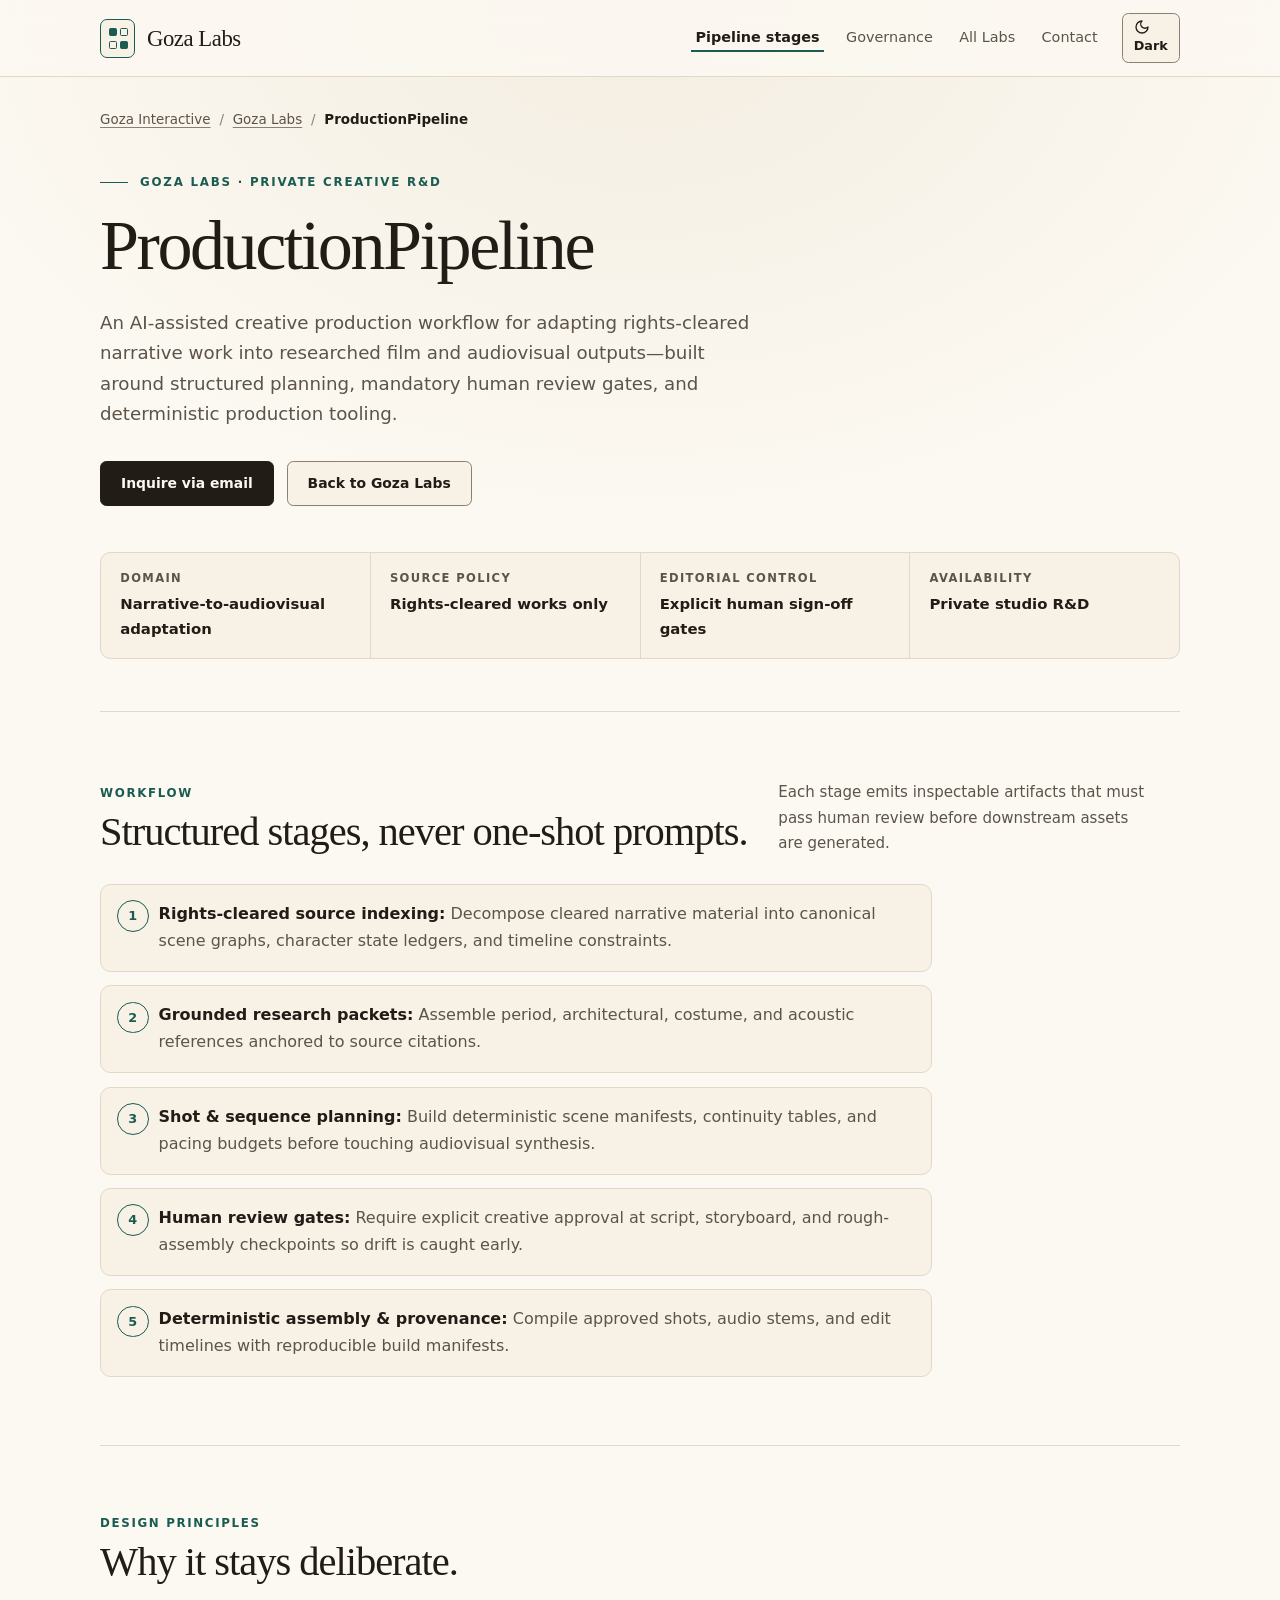
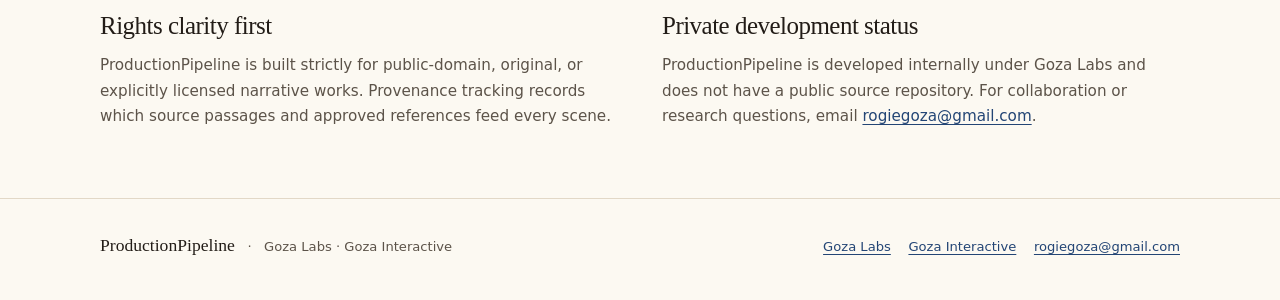
<file: gozalabs/production-pipeline/index.html>
<!doctype html>
<html lang="en">
<head>
  <meta charset="utf-8">
  <meta name="viewport" content="width=device-width, initial-scale=1.0">
  <meta name="text-scale" content="scale">
  <meta name="color-scheme" content="light dark">
  <script>try{const s=localStorage.getItem("color-scheme");if(s==="light"||s==="dark")document.querySelector("meta[name=\"color-scheme\"]").content=s;}catch{}</script>
  <meta name="theme-color" media="(prefers-color-scheme: light)" content="#FCF9F2">
  <meta name="theme-color" media="(prefers-color-scheme: dark)" content="#151310">
  <meta name="referrer" content="strict-origin-when-cross-origin">
  <meta http-equiv="Content-Security-Policy" content="default-src 'self'; script-src 'self' 'inline-speculation-rules' 'sha256-ZV62QEBcRpEGfPKCC1icWMtMogYELaRWrcXrfesczKY=' 'sha256-umyWb3MhAybDYKUi7iaU3at3QjfuktpXma5m3rOjI3w='; style-src 'self' 'unsafe-inline'; img-src 'self' data:; object-src 'none'; base-uri 'self'; form-action 'self'">
  <meta name="description" content="ProductionPipeline by Goza Labs: private R&amp;D workflow for adapting rights-cleared narrative works into researched audiovisual productions with human review gates.">
  <meta property="og:type" content="website">
  <meta property="og:title" content="ProductionPipeline | Goza Labs">
  <meta property="og:description" content="Structured planning, human review gates, and deterministic creative tooling for rights-cleared narrative adaptation.">
  <meta property="og:url" content="https://rgoza1996.github.io/gozalabs/production-pipeline/">
  <link rel="canonical" href="https://rgoza1996.github.io/gozalabs/production-pipeline/">
  <link rel="icon" href="../../favicon.svg" type="image/svg+xml">
  <title>ProductionPipeline | Goza Labs</title>
  <link rel="stylesheet" href="../../style.css">
  <script type="speculationrules">{"prefetch":[{"where":{"and":[{"href_matches":"/*"},{"not":{"href_matches":"/*assets/*"}},{"not":{"href_matches":"/app-ads.txt"}}]},"eagerness":"moderate"}]}</script>
  <script type="module" src="../../site.js"></script>
</head>
<body class="labs-page">
<a id="skip-to-main" class="skip-link visually-hidden" href="#pipeline-title">Skip to content</a>

<header class="site-header">
  <div class="wrap header-inner">
    <a id="nav-pp-labs" class="wordmark" href="../">
      <span class="brand-reticle" aria-hidden="true"><i></i><i></i><i></i><i></i></span>
      Goza Labs
    </a>
    <div class="header-controls">
      <nav class="header-nav" aria-label="Primary" data-scrollspy>
        <a id="nav-pp-stages" href="#stages">Pipeline stages</a>
        <a id="nav-pp-principles" href="#principles">Governance</a>
        <a id="nav-pp-all-labs" href="../">All Labs</a>
        <a id="nav-pp-contact" href="mailto:rogiegoza@gmail.com?subject=ProductionPipeline">Contact</a>
      </nav>
      <button id="theme-toggle-btn" class="theme-toggle" type="button" data-theme-toggle>
        <span class="when-light">
          <svg aria-hidden="true" viewBox="0 0 24 24" fill="none" stroke="currentColor" stroke-width="2" stroke-linecap="round" stroke-linejoin="round"><path d="M12 3a6 6 0 0 0 9 9 9 9 0 1 1-9-9Z"/></svg>
          <span>Dark<span class="visually-hidden"> theme</span></span>
        </span>
        <span class="when-dark">
          <svg aria-hidden="true" viewBox="0 0 24 24" fill="none" stroke="currentColor" stroke-width="2" stroke-linecap="round" stroke-linejoin="round"><circle cx="12" cy="12" r="4"/><path d="M12 2v2M12 20v2m-7.07-14.93 1.41 1.41m11.32 11.32 1.41 1.41M2 12h2m16 0h2M6.34 17.66l-1.41 1.41M19.07 4.93l-1.41 1.41"/></svg>
          <span>Light<span class="visually-hidden"> theme</span></span>
        </span>
      </button>
    </div>
  </div>
</header>

<main id="main" class="wrap">
  <nav class="breadcrumb" aria-label="Breadcrumbs">
    <ol>
      <li><a id="bc-interactive" href="../../">Goza Interactive</a></li>
      <li><a id="bc-labs" href="../">Goza Labs</a></li>
      <li><a id="bc-current" href="./" aria-current="page">ProductionPipeline</a></li>
    </ol>
  </nav>

  <section class="project-hero" aria-labelledby="pipeline-title">
    <span class="rubric labs-rubric">Goza Labs · Private Creative R&amp;D</span>
    <h1 id="pipeline-title" tabindex="-1">ProductionPipeline</h1>
    <p class="hero-lead">An AI-assisted creative production workflow for adapting rights-cleared narrative work into researched film and audiovisual outputs—built around structured planning, mandatory human review gates, and deterministic production tooling.</p>
    <div class="actions">
      <a id="cta-pp-contact" class="button" href="mailto:rogiegoza@gmail.com?subject=ProductionPipeline">Inquire via email</a>
      <a id="cta-pp-labs" class="button secondary" href="../">Back to Goza Labs</a>
    </div>
  </section>

  <dl class="project-facts" aria-label="ProductionPipeline details">
    <div>
      <dt>Domain</dt>
      <dd>Narrative-to-audiovisual adaptation</dd>
    </div>
    <div>
      <dt>Source policy</dt>
      <dd>Rights-cleared works only</dd>
    </div>
    <div>
      <dt>Editorial control</dt>
      <dd>Explicit human sign-off gates</dd>
    </div>
    <div>
      <dt>Availability</dt>
      <dd>Private studio R&amp;D</dd>
    </div>
  </dl>

  <section id="stages" class="studio-section" aria-labelledby="stages-heading" tabindex="-1">
    <div class="section-heading">
      <div>
        <span class="eyebrow labs-eyebrow">Workflow</span>
        <h2 id="stages-heading">Structured stages, never one-shot prompts.</h2>
      </div>
      <p class="section-summary">Each stage emits inspectable artifacts that must pass human review before downstream assets are generated.</p>
    </div>

    <ol class="steps-list" role="list">
      <li><strong>Rights-cleared source indexing:</strong> Decompose cleared narrative material into canonical scene graphs, character state ledgers, and timeline constraints.</li>
      <li><strong>Grounded research packets:</strong> Assemble period, architectural, costume, and acoustic references anchored to source citations.</li>
      <li><strong>Shot &amp; sequence planning:</strong> Build deterministic scene manifests, continuity tables, and pacing budgets before touching audiovisual synthesis.</li>
      <li><strong>Human review gates:</strong> Require explicit creative approval at script, storyboard, and rough-assembly checkpoints so drift is caught early.</li>
      <li><strong>Deterministic assembly &amp; provenance:</strong> Compile approved shots, audio stems, and edit timelines with reproducible build manifests.</li>
    </ol>
  </section>

  <section id="principles" class="studio-section" aria-labelledby="principles-heading" tabindex="-1">
    <div class="section-heading">
      <div>
        <span class="eyebrow labs-eyebrow">Design principles</span>
        <h2 id="principles-heading">Why it stays deliberate.</h2>
      </div>
    </div>

    <div class="prose-grid">
      <div class="prose-block">
        <h3>Rights clarity first</h3>
        <p>ProductionPipeline is built strictly for public-domain, original, or explicitly licensed narrative works. Provenance tracking records which source passages and approved references feed every scene.</p>
      </div>

      <div class="prose-block">
        <h3>Private development status</h3>
        <p>ProductionPipeline is developed internally under Goza Labs and does not have a public source repository. For collaboration or research questions, email <a href="mailto:rogiegoza@gmail.com?subject=ProductionPipeline">rogiegoza@gmail.com</a>.</p>
      </div>
    </div>
  </section>
</main>

<footer class="site-footer">
  <div class="wrap">
    <div class="footer-row">
      <div><span class="footer-name">ProductionPipeline</span> &nbsp; · &nbsp; Goza Labs · Goza Interactive</div>
      <nav class="footer-links" aria-label="Footer">
        <a id="pp-footer-labs" href="../">Goza Labs</a>
        <a id="pp-footer-hub" href="../../">Goza Interactive</a>
        <a id="pp-footer-email" href="mailto:rogiegoza@gmail.com">rogiegoza@gmail.com</a>
      </nav>
    </div>
  </div>
</footer>
</body>
</html>
</file>
<file: style.css>
@layer reset, tokens, base, layout, components, utilities;

@layer reset {
  :where(
    body, header, main, footer, section, article, aside, nav,
    div, figure, figcaption, hgroup, h1, h2, h3, p, ul, ol, li, dl, dt, dd,
    dialog, details, summary, button, a, img, picture, svg, pre, code, span
  ) {
    box-sizing: border-box;
  }

  :where(h1, h2, h3, p, figure, ul, ol, dl, dd, pre) {
    margin: 0;
  }

  :where(img, svg) {
    display: block;
    max-inline-size: 100%;
    block-size: auto;
  }
}

@layer tokens {
  :root {
    /* Tier 1: Warm Archival Parchment (Light) & Warm Obsidian Study (Dark) */
    --bg-light: #FCF9F2;
    --bg-dark: #151310;

    --surface-light: #F7F1E6;
    --surface-dark: #1E1B17;

    --surface-elevated-light: #EFE6D5;
    --surface-elevated-dark: #28241E;

    --stage-light: #F3EAD9;
    --stage-dark: #12100D;

    --border-subtle-light: #E2D8C7;
    --border-subtle-dark: #312C25;

    /* WCAG 1.4.11 Non-text Contrast >= 3.4:1 against bg & card surfaces */
    --control-border-light: #8B7F71;
    --control-border-dark: #786E62;

    --ink-light: #221C17;
    --ink-dark: #F3EDE2;

    --secondary-light: #5C5349;
    --secondary-dark: #B9AFA1;

    /* Division 01: Goza Games Burnished Ochre (>= 5.6:1 contrast) */
    --accent-light: #865519;
    --accent-dark: #E2B06D;
    --accent-mark-light: #9A6524;
    --accent-mark-dark: #E2B06D;
    --pill-light: #EAE0CE;
    --pill-dark: #2C261F;

    /* Division 02: Goza Labs Mineral Verdigris (>= 6.4:1 contrast, zero purple) */
    --labs-light: #1A5C52;
    --labs-dark: #74D4C3;
    --labs-pill-light: #E1ECE9;
    --labs-pill-dark: #192926;

    --link-light: #234575;
    --link-dark: #8CB6F9;

    --focus-light: #1F4377;
    --focus-dark: #93BCFF;

    --scroll-thumb-light: #766B5E;
    --scroll-thumb-dark: #8B8072;

    /* Tier 2: Semantic tokens with prefers-color-scheme fallback before light-dark() */
    --bg: var(--bg-light);
    --card: var(--surface-light);
    --hover: var(--surface-elevated-light);
    --stage: var(--stage-light);
    --border: var(--border-subtle-light);
    --control-border: var(--control-border-light);
    --ink: var(--ink-light);
    --secondary: var(--secondary-light);
    --accent: var(--accent-light);
    --accent-mark: var(--accent-mark-light);
    --pill: var(--pill-light);
    --labs: var(--labs-light);
    --labs-pill: var(--labs-pill-light);
    --link: var(--link-light);
    --focus: var(--focus-light);
    --scroll-thumb: var(--scroll-thumb-light);
    --shadow-card: 0 1px 2px rgb(34 28 23 / 0.04), 0 14px 32px -20px rgb(34 28 23 / 0.18);
    --shadow-hover: 0 3px 8px rgb(34 28 23 / 0.07), 0 22px 42px -20px rgb(34 28 23 / 0.28);
    --color-scheme: light;

    @media (prefers-color-scheme: dark) {
      --bg: var(--bg-dark);
      --card: var(--surface-dark);
      --hover: var(--surface-elevated-dark);
      --stage: var(--stage-dark);
      --border: var(--border-subtle-dark);
      --control-border: var(--control-border-dark);
      --ink: var(--ink-dark);
      --secondary: var(--secondary-dark);
      --accent: var(--accent-dark);
      --accent-mark: var(--accent-mark-dark);
      --pill: var(--pill-dark);
      --labs: var(--labs-dark);
      --labs-pill: var(--labs-pill-dark);
      --link: var(--link-dark);
      --focus: var(--focus-dark);
      --scroll-thumb: var(--scroll-thumb-dark);
      --shadow-card: 0 1px 2px rgb(0 0 0 / 0.34), 0 16px 36px -20px rgb(0 0 0 / 0.65);
      --shadow-hover: 0 4px 14px rgb(0 0 0 / 0.48), 0 24px 48px -20px rgb(0 0 0 / 0.78);
      --color-scheme: dark;
    }

    &:has(> head > meta[name="color-scheme"][content="dark"]) {
      color-scheme: dark;
      --shadow-card: 0 1px 2px rgb(0 0 0 / 0.34), 0 16px 36px -20px rgb(0 0 0 / 0.65);
      --shadow-hover: 0 4px 14px rgb(0 0 0 / 0.48), 0 24px 48px -20px rgb(0 0 0 / 0.78);
      --color-scheme: dark;

      @supports not (color: light-dark(white, black)) {
        --bg: var(--bg-dark);
        --card: var(--surface-dark);
        --hover: var(--surface-elevated-dark);
        --stage: var(--stage-dark);
        --border: var(--border-subtle-dark);
        --control-border: var(--control-border-dark);
        --ink: var(--ink-dark);
        --secondary: var(--secondary-dark);
        --accent: var(--accent-dark);
        --accent-mark: var(--accent-mark-dark);
        --pill: var(--pill-dark);
        --labs: var(--labs-dark);
        --labs-pill: var(--labs-pill-dark);
        --link: var(--link-dark);
        --focus: var(--focus-dark);
        --scroll-thumb: var(--scroll-thumb-dark);
      }
    }

    &:has(> head > meta[name="color-scheme"][content="light"]) {
      color-scheme: light;
      --shadow-card: 0 1px 2px rgb(34 28 23 / 0.04), 0 14px 32px -20px rgb(34 28 23 / 0.18);
      --shadow-hover: 0 3px 8px rgb(34 28 23 / 0.07), 0 22px 42px -20px rgb(34 28 23 / 0.28);
      --color-scheme: light;

      @supports not (color: light-dark(white, black)) {
        --bg: var(--bg-light);
        --card: var(--surface-light);
        --hover: var(--surface-elevated-light);
        --stage: var(--stage-light);
        --border: var(--border-subtle-light);
        --control-border: var(--control-border-light);
        --ink: var(--ink-light);
        --secondary: var(--secondary-light);
        --accent: var(--accent-light);
        --accent-mark: var(--accent-mark-light);
        --pill: var(--pill-light);
        --labs: var(--labs-light);
        --labs-pill: var(--labs-pill-light);
        --link: var(--link-light);
        --focus: var(--focus-light);
        --scroll-thumb: var(--scroll-thumb-light);
      }
    }

    @supports (color: light-dark(white, black)) {
      --bg: light-dark(var(--bg-light), var(--bg-dark));
      --card: light-dark(var(--surface-light), var(--surface-dark));
      --hover: light-dark(var(--surface-elevated-light), var(--surface-elevated-dark));
      --stage: light-dark(var(--stage-light), var(--stage-dark));
      --border: light-dark(var(--border-subtle-light), var(--border-subtle-dark));
      --control-border: light-dark(var(--control-border-light), var(--control-border-dark));
      --ink: light-dark(var(--ink-light), var(--ink-dark));
      --secondary: light-dark(var(--secondary-light), var(--secondary-dark));
      --accent: light-dark(var(--accent-light), var(--accent-dark));
      --accent-mark: light-dark(var(--accent-mark-light), var(--accent-mark-dark));
      --pill: light-dark(var(--pill-light), var(--pill-dark));
      --labs: light-dark(var(--labs-light), var(--labs-dark));
      --labs-pill: light-dark(var(--labs-pill-light), var(--labs-pill-dark));
      --link: light-dark(var(--link-light), var(--link-dark));
      --focus: light-dark(var(--focus-light), var(--focus-dark));
      --scroll-thumb: light-dark(var(--scroll-thumb-light), var(--scroll-thumb-dark));
    }

    color-scheme: light dark;
    accent-color: var(--accent);
    scrollbar-color: var(--scroll-thumb) var(--bg);
    --font-serif: "Iowan Old Style", "Palatino Linotype", Palatino, Georgia, serif;
    --font-sans: system-ui, -apple-system, BlinkMacSystemFont, "Segoe UI", Roboto, sans-serif;
    --font-mono: ui-monospace, "Cascadia Code", "Source Code Pro", Menlo, monospace;
    --radius-sm: 0.4rem;
    --radius-md: 0.65rem;
    --radius-lg: 0.95rem;
  }

  @supports not (scrollbar-color: auto) {
    :root::-webkit-scrollbar {
      width: 12px;
      height: 12px;
    }
    :root::-webkit-scrollbar-thumb {
      background: var(--scroll-thumb);
    }
    :root::-webkit-scrollbar-track {
      background: var(--bg);
    }
  }
}

@layer base {
  /* Cross-document view transitions + directional animation types */
  @media (prefers-reduced-motion: no-preference) {
    @view-transition {
      navigation: auto;
    }

    html {
      scroll-behavior: smooth;
    }

    :active-view-transition-type(drill-down) {
      &::view-transition-old(root) {
        animation: 0.24s ease-in both vt-fade-back;
      }
      &::view-transition-new(root) {
        animation: 0.28s ease-out both vt-enter-forward;
      }
    }

    :active-view-transition-type(return-hub) {
      &::view-transition-old(root) {
        animation: 0.22s ease-in both vt-exit-forward;
      }
      &::view-transition-new(root) {
        animation: 0.26s ease-out both vt-return-hub;
      }
    }
  }

  @keyframes vt-fade-back {
    to { opacity: 0; transform: translateX(-1.5%); }
  }
  @keyframes vt-enter-forward {
    from { opacity: 0; transform: translateX(2.5%); }
  }
  @keyframes vt-exit-forward {
    to { opacity: 0; transform: translateX(1.5%); }
  }
  @keyframes vt-return-hub {
    from { opacity: 0; transform: translateX(-2.5%); }
  }

  html {
    scroll-padding-block-start: 5.5rem;
  }

  /* No font-size on html/:root so <meta name="text-scale" content="scale"> scales naturally */
  body {
    margin: 0;
    background-color: var(--bg);
    background-image: radial-gradient(
      ellipse 80% 38% at 50% 0%,
      color-mix(in oklab, var(--pill) 48%, transparent),
      transparent 72%
    );
    background-repeat: no-repeat;
    color: var(--ink);
    font-family: var(--font-sans);
    line-height: 1.68;
    text-align: start;
    -webkit-font-smoothing: antialiased;
    min-block-size: 100dvh;
    display: flex;
    flex-direction: column;
  }

  ::selection {
    background-color: var(--pill);
    color: var(--ink);
  }

  main {
    flex: 1;
  }

  h1, h2, h3, .wordmark {
    font-family: var(--font-serif);
    font-weight: 400;
    line-height: 1.1;
  }

  h1, h2, h3 {
    text-wrap: balance;
  }

  /* Responsive clamp() mixing rem + vw with max <= 2.5x min (WCAG 1.4.4 200% zoom safe) */
  h1 {
    font-size: clamp(2.25rem, 1.5rem + 3.6vw, 4.45rem);
    letter-spacing: -0.035em;
    margin-block: 0.45rem 1rem;
  }

  h1:focus,
  section:focus {
    outline: none;
  }

  h2 {
    font-size: clamp(1.65rem, 1.25rem + 1.6vw, 2.65rem);
    letter-spacing: -0.025em;
    margin-block-end: 0.75rem;
  }

  p {
    text-wrap: pretty;
    max-inline-size: 65ch;
  }

  p + p {
    margin-block-start: 1rem;
  }

  a {
    color: var(--link);
    text-underline-offset: 0.22em;
    text-decoration-thickness: 1px;
  }

  a:hover {
    text-decoration-thickness: 2px;
  }

  :where(a:any-link, button, summary):focus-visible {
    outline: 3px solid var(--focus);
    outline-offset: 3px;
    border-radius: 3px;
  }

  code {
    font-family: var(--font-mono);
    font-size: 0.88em;
    background-color: var(--card);
    border: 1px solid var(--border);
    padding: 0.12em 0.38em;
    border-radius: 0.25rem;
  }

  pre {
    font-family: var(--font-mono);
    font-size: 0.86rem;
    line-height: 1.6;
    background-color: var(--card);
    border: 1px solid var(--border);
    border-radius: var(--radius-md);
    padding: 1.15rem 1.35rem;
    overflow-x: auto;
  }
}

@layer layout {
  .wrap {
    inline-size: min(100%, 72rem);
    margin-inline: auto;
    padding-inline: clamp(1.25rem, 4vw, 2.25rem);
  }

  .site-header {
    position: sticky;
    inset-block-start: 0;
    z-index: 20;
    border-block-end: 1px solid var(--border);
    background-color: var(--bg);
    background-color: color-mix(in oklab, var(--bg) 88%, transparent);
    backdrop-filter: blur(12px);
  }

  .header-inner {
    display: flex;
    flex-wrap: wrap;
    align-items: safe center;
    justify-content: space-between;
    gap: 0.75rem 1.5rem;
    min-block-size: 4.75rem;
    padding-block: 0.65rem;
  }

  .header-controls {
    display: flex;
    flex-wrap: wrap;
    align-items: safe center;
    gap: 0.5rem 1.25rem;
  }

  .header-nav {
    display: flex;
    flex-wrap: wrap;
    flex-wrap: balance;
    align-items: safe center;
    gap: 0.25rem 1.15rem;
    font-size: 0.9rem;
    scroll-target-group: auto;
  }

  .header-nav a {
    display: inline-flex;
    align-items: center;
    gap: 0.35rem;
    min-block-size: 1.75rem;
    padding-inline: 0.25rem;
    color: var(--secondary);
    text-decoration: none;
    border-block-end: 2px solid transparent;
    transition: color 0.18s ease, border-color 0.18s ease;
  }

  .header-nav a:hover {
    color: var(--ink);
  }

  .header-nav a[aria-current="page"],
  .header-nav a:is(:target-current, .target-current) {
    color: var(--ink);
    font-weight: 600;
    border-block-end-color: var(--accent-mark);
  }

  body.labs-page .header-nav a[aria-current="page"],
  body.labs-page .header-nav a:is(:target-current, .target-current) {
    border-block-end-color: var(--labs);
  }

  /* Gateway split grid — two equal columns on wide screens, stacked on narrow/zoomed */
  .gateway-grid {
    display: grid;
    grid-template-columns: repeat(auto-fit, minmax(min(100%, 22rem), 1fr));
    gap: 1.5rem;
    padding-block-end: clamp(3rem, 6vw, 4.75rem);
  }

  .studio-section {
    border-block-start: 1px solid var(--border);
    padding-block: clamp(2.75rem, 5.5vw, 4.25rem);
  }

  .section-heading {
    display: flex;
    flex-wrap: wrap;
    align-items: baseline;
    justify-content: space-between;
    gap: 0.65rem 1.5rem;
    margin-block-end: 1.75rem;
  }

  .section-heading h2 {
    margin-block: 0.35rem 0;
  }

  .section-summary {
    color: var(--secondary);
    font-size: 0.94rem;
    max-inline-size: 42ch;
  }

  .work-grid {
    display: grid;
    grid-template-columns: repeat(auto-fit, minmax(min(100%, 20rem), 1fr));
    gap: 1.25rem;
  }

  .feature-grid {
    display: grid;
    grid-template-columns: repeat(auto-fit, minmax(min(100%, 16.5rem), 1fr));
    gap: 1.15rem;
  }

  .details-grid {
    display: grid;
    grid-template-columns: repeat(auto-fit, minmax(min(100%, 16rem), 1fr));
    gap: 2rem 2.5rem;
    border-block-start: 1px solid var(--border);
    padding-block: 2.75rem 3.75rem;
  }

  .site-footer {
    border-block-start: 1px solid var(--border);
    padding-block: 2rem 2.5rem;
    font-size: 0.82rem;
    color: var(--secondary);
  }

  .footer-row {
    display: flex;
    flex-wrap: wrap;
    justify-content: space-between;
    align-items: baseline;
    gap: 0.75rem 1.5rem;
  }

  .footer-links {
    display: flex;
    flex-wrap: wrap;
    align-items: center;
    gap: 0.5rem 1.1rem;
  }

  .footer-links a {
    display: inline-flex;
    align-items: center;
    min-block-size: 1.5rem;
  }
}

@layer components {
  /* Studio family wordmarks */
  .wordmark {
    display: inline-flex;
    align-items: center;
    gap: 0.75rem;
    font-size: 1.42rem;
    letter-spacing: -0.02em;
    text-decoration: none;
    color: var(--ink);
    min-block-size: 2.25rem;
  }

  .wordmark:hover {
    text-decoration: none;
  }

  /* Goza Interactive split-compass emblem */
  .brand-compass {
    inline-size: 2.15rem;
    block-size: 2.15rem;
    padding: 0.28rem;
    border: 1.5px solid var(--control-border);
    border-radius: 0.45rem;
    background-color: var(--card);
    box-shadow: inset 0 1px 0 rgb(255 255 255 / 0.08);
    transition: transform 0.2s ease, border-color 0.2s ease;
    flex-shrink: 0;
  }

  .wordmark:hover .brand-compass {
    border-color: var(--ink);
  }

  /* Goza Labs 2x2 precision reticle emblem */
  .brand-reticle {
    display: grid;
    grid-template-columns: repeat(2, 6px);
    gap: 5px;
    padding: 8px;
    border: 1.5px solid var(--labs);
    border-radius: 7px;
    background-color: var(--card);
    box-shadow: inset 0 1px 0 rgb(255 255 255 / 0.08);
    transition: transform 0.2s ease, border-color 0.2s ease;
  }

  .brand-reticle i {
    inline-size: 6px;
    block-size: 6px;
    border: 1.5px solid var(--labs);
    border-radius: 1.5px;
  }

  .brand-reticle i:first-child,
  .brand-reticle i:last-child {
    background-color: var(--labs);
  }

  .wordmark:hover .brand-reticle {
    border-color: var(--ink);
  }

  @media (prefers-reduced-motion: no-preference) {
    .wordmark:hover .brand-compass,
    .wordmark:hover .brand-reticle {
      transform: translateY(-1px);
    }
  }

  /* Two-state system-aware theme toggle button */
  .theme-toggle {
    display: inline-flex;
    align-items: center;
    justify-content: center;
    gap: 0.45rem;
    min-block-size: 2.15rem;
    min-inline-size: 2.15rem;
    padding: 0.35rem 0.7rem;
    border-radius: var(--radius-sm);
    border: 1px solid var(--control-border);
    background-color: var(--card);
    color: var(--ink);
    font: inherit;
    font-size: 0.8rem;
    font-weight: 600;
    cursor: pointer;
    transition: background-color 0.15s ease, border-color 0.15s ease, scale 0.15s ease;
  }

  .theme-toggle:hover {
    background-color: var(--hover);
    border-color: var(--ink);
  }

  .theme-toggle:active {
    scale: 0.97;
  }

  .theme-toggle svg {
    inline-size: 1rem;
    block-size: 1rem;
    flex-shrink: 0;
  }

  .theme-toggle .when-dark {
    display: none;
  }

  @media (prefers-color-scheme: dark) {
    :root:not(:has(> head > meta[name="color-scheme"][content="light"])) .theme-toggle .when-light {
      display: none;
    }
    :root:not(:has(> head > meta[name="color-scheme"][content="light"])) .theme-toggle .when-dark {
      display: inline-flex;
      align-items: center;
      gap: 0.4rem;
    }
  }

  :root:has(> head > meta[name="color-scheme"][content="dark"]) .theme-toggle .when-light {
    display: none;
  }

  :root:has(> head > meta[name="color-scheme"][content="dark"]) .theme-toggle .when-dark {
    display: inline-flex;
    align-items: center;
    gap: 0.4rem;
  }

  /* Typographic dateline rubric (no biscuit pill / pulsing dot) */
  .rubric {
    display: inline-flex;
    align-items: center;
    gap: 0.75rem;
    font-size: 0.74rem;
    font-weight: 700;
    letter-spacing: 0.15em;
    text-transform: uppercase;
    color: var(--accent);
  }

  .rubric::before {
    content: "";
    inline-size: 1.75rem;
    block-size: 1px;
    background-color: currentColor;
  }

  .rubric.labs-rubric,
  .eyebrow.labs-eyebrow {
    color: var(--labs);
  }

  .eyebrow {
    display: block;
    font-size: 0.74rem;
    font-weight: 700;
    letter-spacing: 0.14em;
    text-transform: uppercase;
    color: var(--accent);
  }

  /* Compact Gateway Hero — keeps both Division Gateway cards visible above the fold */
  .gateway-hero {
    padding-block: clamp(2.15rem, 4.2vw, 3.6rem) clamp(1.75rem, 3vw, 2.5rem);
    display: grid;
    gap: 0.35rem;
    max-inline-size: 56rem;
  }

  .gateway-hero h1 {
    max-inline-size: 17ch;
  }

  .hero-lead {
    font-size: clamp(1rem, 0.95rem + 0.3vw, 1.14rem);
    color: var(--secondary);
    max-inline-size: 58ch;
  }

  .actions {
    display: flex;
    flex-wrap: wrap;
    gap: 0.8rem;
    margin-block-start: 1.5rem;
  }

  .button {
    display: inline-flex;
    align-items: center;
    justify-content: center;
    gap: 0.5rem;
    min-block-size: 2.65rem;
    padding: 0.62rem 1.25rem;
    border-radius: var(--radius-sm);
    font-size: 0.87rem;
    font-weight: 600;
    text-decoration: none;
    background-color: var(--ink);
    color: var(--bg);
    border: 1.5px solid var(--ink);
    transition: background-color 0.16s ease, color 0.16s ease, border-color 0.16s ease, scale 0.15s ease;
  }

  .button:hover {
    background-color: var(--hover);
    color: var(--ink);
    border-color: var(--ink);
    text-decoration: none;
  }

  .button:active {
    scale: 0.98;
  }

  .button.secondary {
    background-color: var(--card);
    color: var(--ink);
    border-color: var(--control-border);
  }

  .button.secondary:hover {
    background-color: var(--hover);
    border-color: var(--ink);
  }

  /* Primary Division Gateway Cards (card guide: <article> + subgrid + stretched a.card-link) */
  .division-card {
    grid-row: span 4;
    display: grid;
    grid-template-rows: auto auto 1fr auto;
    grid-template-rows: subgrid;
    row-gap: 1.15rem;
    min-inline-size: 0;
    padding: clamp(1.25rem, 2.6vw, 1.75rem);
    border: 1px solid var(--border);
    border-radius: var(--radius-lg);
    background-color: var(--card);
    background-image: linear-gradient(
      180deg,
      color-mix(in oklab, var(--bg) 35%, transparent) 0%,
      transparent 7rem
    );
    box-shadow: var(--shadow-card);
    transition: box-shadow 0.22s ease, background-color 0.22s ease, border-color 0.22s ease, translate 0.22s ease;
  }

  /* Stretched-link card interaction pattern (per card guide) */
  .division-card:has(a.card-link) {
    position: relative;

    a:not(.card-link),
    button {
      position: relative;
      z-index: 1;
    }
  }

  .division-card a.card-link {
    color: var(--ink);
    text-decoration: none;
  }

  .division-card a.card-link::after {
    content: "";
    position: absolute;
    inset: 0;
    border-radius: inherit;
  }

  .division-card a.card-link:focus-visible {
    outline: none;
  }

  .division-card:has(a.card-link:focus-visible) {
    outline: 3px solid var(--focus);
    outline-offset: 3px;
  }

  .division-card:has(a.card-link:hover) {
    box-shadow: var(--shadow-hover);
    border-color: var(--control-border);
  }

  @media (prefers-reduced-motion: no-preference) {
    .division-card:has(a.card-link:hover) {
      translate: 0 -2px;
    }
  }

  /* Region 1: Component-specific dark visual preview stage */
  .media.division-stage {
    color-scheme: dark;
    background-color: #13110E;
    color: var(--ink-dark);
    accent-color: var(--accent-dark);
    position: relative;
    min-block-size: 12.25rem;
    border: 1px solid var(--border);
    border-radius: var(--radius-md);
    overflow: clip;
    display: grid;
    align-items: end;

    @supports (color: light-dark(white, black)) {
      color: var(--ink);
      accent-color: var(--accent);
    }
  }

  .media.division-stage.labs-stage {
    background-color: #101716;
    accent-color: var(--labs-dark);

    @supports (color: light-dark(white, black)) {
      accent-color: var(--labs);
    }
  }

  .stage-backdrop {
    position: absolute;
    inset: 0;
    inline-size: 100%;
    block-size: 100%;
    object-fit: cover;
    opacity: 0.72;
    transition: scale 0.35s ease, opacity 0.35s ease;
  }

  @media (prefers-reduced-motion: no-preference) {
    .division-card:has(a.card-link:hover) .stage-backdrop {
      scale: 1.03;
      opacity: 0.84;
    }
  }

  .stage-scrim {
    position: relative;
    display: flex;
    align-items: flex-end;
    justify-content: space-between;
    gap: 1rem;
    padding: 0.9rem 1rem;
    background: linear-gradient(180deg, rgb(14 12 10 / 0.08) 0%, rgb(14 12 10 / 0.88) 85%);
    min-block-size: 12.25rem;
  }

  .stage-plate {
    font-family: var(--font-mono);
    font-size: 0.72rem;
    letter-spacing: 0.08em;
    text-transform: uppercase;
    color: #EAE2D6;
    padding: 0.25rem 0.55rem;
    border-radius: 0.3rem;
    background-color: rgb(18 16 13 / 0.78);
    border: 1px solid rgb(255 255 255 / 0.18);
  }

  .stage-inset-phone {
    inline-size: 4.35rem;
    aspect-ratio: 9 / 16;
    object-fit: cover;
    border-radius: 0.4rem;
    border: 1px solid rgb(255 255 255 / 0.28);
    box-shadow: 0 10px 24px rgb(0 0 0 / 0.55);
    flex-shrink: 0;
  }

  .stage-inset-badge {
    display: flex;
    align-items: center;
    gap: 0.55rem;
    padding: 0.42rem 0.65rem;
    border-radius: 0.5rem;
    background-color: rgb(16 23 22 / 0.86);
    border: 1px solid rgb(116 212 195 / 0.35);
    box-shadow: 0 10px 24px rgb(0 0 0 / 0.5);
    color: #E8F3F0;
    font-size: 0.75rem;
    font-weight: 600;
  }

  .stage-inset-badge img {
    inline-size: 1.85rem;
    block-size: 1.85rem;
    border-radius: 0.38rem;
  }

  /* Region 2: Division Header */
  .division-header {
    display: grid;
    gap: 0.35rem;
    align-content: start;
  }

  .division-header h2 {
    font-size: clamp(1.85rem, 1.45rem + 1.2vw, 2.45rem);
    margin: 0;
    display: flex;
    align-items: baseline;
    justify-content: space-between;
    gap: 0.75rem;
  }

  /* Region 3: Division Content & Direct Roster */
  .division-content {
    display: grid;
    align-content: start;
    gap: 1.1rem;
  }

  .division-content > p {
    color: var(--secondary);
    font-size: 0.96rem;
  }

  .division-roster {
    list-style: none;
    padding: 0;
    border-block-start: 1px solid var(--border);
  }

  .division-roster li {
    display: flex;
    flex-wrap: wrap;
    align-items: baseline;
    justify-content: space-between;
    gap: 0.25rem 0.75rem;
    padding-block: 0.62rem;
    border-block-end: 1px solid var(--border);
    font-size: 0.89rem;
  }

  .division-roster a {
    font-weight: 600;
    color: var(--ink);
    text-decoration-color: var(--control-border);
  }

  .division-roster a:hover {
    color: var(--link);
    text-decoration-color: currentColor;
  }

  .roster-meta {
    font-size: 0.78rem;
    color: var(--secondary);
  }

  /* Region 4: Division Footer */
  .division-footer {
    display: flex;
    flex-wrap: wrap;
    align-items: center;
    justify-content: space-between;
    gap: 0.75rem 1rem;
    padding-block-start: 0.35rem;
    align-self: end;
  }

  .enter-prompt {
    display: inline-flex;
    align-items: center;
    gap: 0.45rem;
    padding: 0.58rem 1.05rem;
    border-radius: var(--radius-sm);
    background-color: var(--ink);
    color: var(--bg);
    font-size: 0.85rem;
    font-weight: 600;
    transition: background-color 0.16s ease, color 0.16s ease, translate 0.16s ease;
  }

  .division-card:has(a.card-link:hover) .enter-prompt {
    background-color: var(--accent-mark);
    color: #FCF9F2;
  }

  .division-card.labs-card:has(a.card-link:hover) .enter-prompt {
    background-color: var(--labs);
    color: #FCF9F2;
  }

  :root:has(> head > meta[name="color-scheme"][content="dark"]) .division-card:has(a.card-link:hover) .enter-prompt {
    color: #151310;
  }

  @media (prefers-color-scheme: dark) {
    :root:not(:has(> head > meta[name="color-scheme"][content="light"])) .division-card:has(a.card-link:hover) .enter-prompt {
      color: #151310;
    }
  }

  .secondary-jump {
    display: inline-flex;
    align-items: center;
    min-block-size: 2.15rem;
    padding-inline: 0.35rem;
    font-size: 0.82rem;
    font-weight: 600;
    color: var(--secondary);
  }

  .secondary-jump:hover {
    color: var(--ink);
  }

  /* Selected Work & Goza Labs cards (container-queried slots) */
  .card-slot {
    container-type: inline-size;
  }

  .work-card {
    display: grid;
    align-content: space-between;
    gap: 0.9rem;
    block-size: 100%;
    padding: clamp(1.2rem, 2.5vw, 1.6rem);
    border: 1px solid var(--border);
    border-radius: var(--radius-md);
    background-color: var(--card);
    box-shadow: var(--shadow-card);
  }

  .work-card-head {
    display: grid;
    gap: 0.45rem;
  }

  .lane-badge {
    display: inline-flex;
    align-items: center;
    gap: 0.4rem;
    inline-size: fit-content;
    padding: 0.2rem 0.58rem;
    border-radius: 999px;
    background-color: var(--pill);
    border: 1px solid var(--border);
    color: var(--accent);
    font-size: 0.71rem;
    font-weight: 700;
    letter-spacing: 0.09em;
    text-transform: uppercase;
  }

  .lane-badge.labs {
    background-color: var(--labs-pill);
    color: var(--labs);
  }

  .work-card h3 {
    font-size: clamp(1.35rem, 1.15rem + 0.65vw, 1.68rem);
    letter-spacing: -0.02em;
  }

  .work-card p {
    color: var(--secondary);
    font-size: 0.93rem;
  }

  .work-card footer {
    display: flex;
    flex-wrap: wrap;
    align-items: center;
    gap: 0.75rem 1.15rem;
    padding-block-start: 0.35rem;
    font-size: 0.85rem;
    font-weight: 600;
  }

  /* Goza Labs project ledger rows with container-query adaptation */
  .labs-ledger {
    display: grid;
    gap: 1.35rem;
  }

  .lab-project {
    display: grid;
    grid-template-columns: minmax(0, 1fr);
    gap: 1.25rem;
    padding: clamp(1.35rem, 3vw, 2rem);
    border: 1px solid var(--border);
    border-radius: var(--radius-lg);
    background-color: var(--card);
    box-shadow: var(--shadow-card);
  }

  @media (min-width: 48em) {
    .lab-project {
      grid-template-columns: 12.5rem minmax(0, 1fr) auto;
      align-items: start;
      gap: 2rem;
    }
  }

  @supports (container-type: inline-size) {
    @media (min-width: 48em) {
      .card-slot .lab-project {
        grid-template-columns: minmax(0, 1fr);
      }
    }
    @container (min-width: 42rem) {
      .lab-project {
        grid-template-columns: 12rem minmax(0, 1fr) auto;
        align-items: start;
        gap: 2rem;
      }
    }
  }

  .lab-project h2 {
    font-size: clamp(1.65rem, 1.35rem + 0.9vw, 2.15rem);
    margin-block-end: 0.55rem;
  }

  .lab-project p {
    color: var(--secondary);
    font-size: 0.96rem;
  }

  .lab-note {
    padding: 1.25rem 1.5rem;
    border-radius: var(--radius-md);
    border: 1px solid var(--border);
    background-color: var(--card);
    color: var(--secondary);
    font-size: 0.92rem;
    max-inline-size: none;
  }

  /* AutoShot product page components */
  .app-hero {
    padding-block: clamp(2.5rem, 5vw, 4rem) clamp(2rem, 4vw, 3rem);
    display: grid;
    grid-template-columns: minmax(0, 1fr);
    gap: 2rem;
    align-items: center;
  }

  @media (min-width: 48em) {
    .app-hero {
      grid-template-columns: minmax(0, 1fr) auto;
      gap: 3rem;
    }
  }

  .app-icon {
    inline-size: clamp(7.5rem, 16vw, 11.5rem);
    aspect-ratio: 1;
    border-radius: 1.75rem;
    border: 1px solid var(--border);
    box-shadow: var(--shadow-hover);
  }

  .download-card {
    display: grid;
    align-content: space-between;
    gap: 0.75rem;
    padding: 1.35rem 1.5rem;
    border: 1px solid var(--control-border);
    border-radius: var(--radius-md);
    background-color: var(--card);
    color: var(--ink);
    text-decoration: none;
    box-shadow: var(--shadow-card);
    transition: background-color 0.16s ease, border-color 0.16s ease, box-shadow 0.16s ease, scale 0.15s ease;
  }

  .download-card:hover {
    background-color: var(--hover);
    border-color: var(--ink);
    box-shadow: var(--shadow-hover);
    text-decoration: none;
  }

  .download-card:active {
    scale: 0.985;
  }

  .download-os {
    font-family: var(--font-serif);
    font-size: 1.45rem;
    line-height: 1.15;
  }

  .download-meta {
    font-size: 0.83rem;
    color: var(--secondary);
  }

  .download-cta {
    font-size: 0.86rem;
    font-weight: 700;
    color: var(--labs);
    padding-block-start: 0.25rem;
  }

  .steps-list {
    counter-reset: step;
    list-style: none;
    padding: 0;
    display: grid;
    gap: 0.85rem;
    max-inline-size: 52rem;
  }

  .steps-list li {
    counter-increment: step;
    position: relative;
    padding: 1rem 1.15rem 1rem 3.6rem;
    border: 1px solid var(--border);
    border-radius: var(--radius-md);
    background-color: var(--card);
    color: var(--secondary);
  }

  .steps-list li strong {
    color: var(--ink);
  }

  .steps-list li::before {
    content: counter(step);
    position: absolute;
    inset-inline-start: 1rem;
    inset-block-start: 0.95rem;
    inline-size: 1.85rem;
    block-size: 1.85rem;
    border-radius: 999px;
    border: 1.5px solid var(--labs);
    display: grid;
    place-items: center;
    font-size: 0.8rem;
    font-weight: 700;
    color: var(--labs);
  }

  /* Screenshot stages & native <dialog closedby="any"> lightbox */
  .shot-grid {
    display: grid;
    grid-template-columns: repeat(auto-fit, minmax(min(100%, 20rem), 1fr));
    gap: 1.35rem;
  }

  .shot-figure {
    display: grid;
    gap: 0.55rem;
    padding: 0.9rem;
    border: 1px solid var(--border);
    border-radius: var(--radius-md);
    background-color: var(--card);
  }

  .preview-trigger {
    position: relative;
    display: flex;
    align-items: center;
    justify-content: center;
    padding: 0;
    border: 1px solid var(--border);
    border-radius: var(--radius-sm);
    background-color: #101716;
    cursor: zoom-in;
    overflow: clip;
  }

  .preview-trigger img {
    inline-size: 100%;
    aspect-ratio: 16 / 10;
    object-fit: contain;
    transition: scale 0.25s ease;
  }

  @media (prefers-reduced-motion: no-preference) {
    .preview-trigger:hover img,
    .preview-trigger:focus-visible img {
      scale: 1.02;
    }
  }

  .zoom-chip {
    position: absolute;
    inset-block-end: 0.55rem;
    inset-inline-end: 0.55rem;
    padding: 0.22rem 0.55rem;
    border-radius: 999px;
    background-color: rgb(16 23 22 / 0.85);
    border: 1px solid rgb(255 255 255 / 0.24);
    color: #F3EDE2;
    font-size: 0.7rem;
    font-weight: 600;
    pointer-events: none;
  }

  .shot-figure figcaption {
    display: flex;
    justify-content: space-between;
    gap: 0.5rem;
    font-size: 0.8rem;
    color: var(--secondary);
  }

  dialog.lightbox {
    inline-size: min(92dvw, 66rem);
    max-block-size: 90dvh;
    margin: auto;
    padding: 0;
    border: 1px solid var(--control-border);
    border-radius: var(--radius-lg);
    background-color: var(--card);
    color: var(--ink);
    box-shadow: 0 28px 70px rgb(0 0 0 / 0.48);
    opacity: 0;
    transition-property: opacity, transform, display, overlay;
    transition-duration: 0.24s;
    transition-timing-function: ease-out;
    transition-behavior: allow-discrete;

    @media (prefers-reduced-motion: no-preference) {
      transform: scale(0.96);
    }
  }

  dialog.lightbox:modal {
    overscroll-behavior: contain;
  }

  dialog.lightbox::backdrop {
    overflow: hidden;
    overscroll-behavior: contain;
    background-color: rgb(15 13 10 / 0);
    backdrop-filter: blur(0px);
    transition-property: background-color, backdrop-filter, display, overlay;
    transition-duration: 0.24s;
    transition-timing-function: ease-out;
    transition-behavior: allow-discrete;
  }

  :is(dialog.lightbox[open]):where(:not([data-closing])) {
    display: grid;
    grid-template-rows: auto minmax(0, 1fr) auto;
    opacity: 1;

    @starting-style {
      opacity: 0;
    }

    @media (prefers-reduced-motion: no-preference) {
      transform: scale(1);
      @starting-style {
        transform: scale(0.96);
      }
    }

    &::backdrop {
      background-color: rgb(15 13 10 / 0.76);
      backdrop-filter: blur(4px);
      @starting-style {
        background-color: rgb(15 13 10 / 0);
        backdrop-filter: blur(0px);
      }
    }
  }

  .lightbox-header {
    display: flex;
    align-items: center;
    justify-content: space-between;
    gap: 1rem;
    padding: 0.9rem 1.25rem;
    border-block-end: 1px solid var(--border);
  }

  .lightbox-header h2 {
    font-size: 1.2rem;
    margin: 0;
  }

  .lightbox-close {
    display: inline-flex;
    align-items: center;
    justify-content: center;
    min-block-size: 2.25rem;
    padding: 0.4rem 0.85rem;
    border-radius: var(--radius-sm);
    border: 1px solid var(--control-border);
    background-color: var(--bg);
    color: var(--ink);
    font: inherit;
    font-size: 0.82rem;
    font-weight: 600;
    cursor: pointer;
  }

  .lightbox-stage {
    color-scheme: dark;
    background-color: #101716;
    color: var(--ink-dark);
    accent-color: var(--labs-dark);
    display: flex;
    align-items: center;
    justify-content: center;
    padding: 1rem;
    overflow: auto;
    min-block-size: 0;

    @supports (color: light-dark(white, black)) {
      color: var(--ink);
      accent-color: var(--labs);
    }
  }

  .lightbox-stage img {
    max-inline-size: 100%;
    max-block-size: 68dvh;
    inline-size: auto;
    block-size: auto;
    object-fit: contain;
  }

  .lightbox-footer {
    display: flex;
    flex-wrap: wrap;
    align-items: center;
    justify-content: space-between;
    gap: 0.5rem 1rem;
    padding: 0.85rem 1.25rem;
    border-block-start: 1px solid var(--border);
    font-size: 0.82rem;
    color: var(--secondary);
  }

  /* Studio support details */
  .details-grid h2 {
    font-size: 1.32rem;
    margin-block: 0.45rem 0.5rem;
  }

  .details-grid p {
    font-size: 0.91rem;
    color: var(--secondary);
    overflow-wrap: anywhere;
  }

  .detail-index {
    font: italic 0.9rem var(--font-serif);
    color: var(--accent);
  }

  .footer-name {
    font-family: var(--font-serif);
    font-size: 1.1rem;
    color: var(--ink);
  }

  .hosting {
    max-inline-size: 68ch;
    font-size: 0.76rem;
    line-height: 1.65;
    margin-block-start: 0.9rem;
  }

  /* Breadcrumb trail (per modern-web-guidance breadcrumbs guide) */
  .breadcrumb {
    padding-block-start: clamp(1.25rem, 2.5vw, 1.85rem);
  }

  .breadcrumb > ol {
    display: flex;
    flex-wrap: wrap;
    align-items: center;
    gap: 0.35rem 0.55rem;
    list-style: none;
    padding: 0;
    font-size: 0.84rem;
    color: var(--secondary);
  }

  .breadcrumb > ol > li {
    display: inline-flex;
    align-items: center;
    gap: 0.55rem;
  }

  /* Empty alt text hides decorative slash divider from the accessibility tree */
  .breadcrumb > ol > li + li::before {
    content: "/" / "";
    color: var(--control-border);
    font-weight: 500;
  }

  .breadcrumb > ol > li > a {
    display: inline-flex;
    align-items: center;
    min-block-size: 1.75rem;
    color: var(--secondary);
    text-decoration: underline;
    text-decoration-color: var(--control-border);
    text-underline-offset: 0.22em;
  }

  .breadcrumb > ol > li > a:hover {
    color: var(--ink);
    text-decoration-color: currentColor;
  }

  .breadcrumb > ol > li > a:focus-visible {
    position: relative;
    z-index: 1;
  }

  .breadcrumb > ol > li > a[aria-current="page"] {
    color: var(--ink);
    font-weight: 600;
    text-decoration: none;
  }

  /* Stretched-link support for Selected Work & Goza Labs directory cards (per card guide) */
  :is(.work-card, .lab-project):has(a.card-link) {
    position: relative;
    transition: box-shadow 0.2s ease, border-color 0.2s ease, translate 0.2s ease;

    a:not(.card-link),
    button {
      position: relative;
      z-index: 1;
    }
  }

  :is(.work-card, .lab-project) a.card-link {
    color: var(--ink);
    text-decoration: none;
  }

  :is(.work-card, .lab-project) a.card-link::after {
    content: "";
    position: absolute;
    inset: 0;
    border-radius: inherit;
  }

  :is(.work-card, .lab-project) a.card-link:focus-visible {
    outline: none;
  }

  :is(.work-card, .lab-project):has(a.card-link:focus-visible) {
    outline: 3px solid var(--focus);
    outline-offset: 3px;
  }

  :is(.work-card, .lab-project):has(a.card-link:hover) {
    box-shadow: var(--shadow-hover);
    border-color: var(--control-border);
  }

  @media (prefers-reduced-motion: no-preference) {
    .work-card:has(a.card-link:hover) {
      translate: 0 -2px;
    }
  }

  .lab-actions {
    display: flex;
    flex-wrap: wrap;
    align-items: center;
    gap: 0.65rem;
  }

  /* Dedicated project page hero & specification strip */
  .project-hero {
    padding-block: clamp(1.5rem, 3.2vw, 2.4rem) clamp(2rem, 4vw, 2.85rem);
    display: grid;
    gap: 0.45rem;
    max-inline-size: 56rem;
  }

  .breadcrumb + .app-hero {
    padding-block-start: clamp(1.4rem, 3vw, 2.25rem);
  }

  .project-facts {
    display: grid;
    grid-template-columns: repeat(auto-fit, minmax(min(100%, 13.5rem), 1fr));
    gap: 1px;
    margin-block-end: clamp(2.25rem, 4.5vw, 3.25rem);
    border: 1px solid var(--border);
    border-radius: var(--radius-md);
    background-color: var(--border);
    overflow: clip;
  }

  .project-facts > div {
    display: grid;
    align-content: start;
    gap: 0.25rem;
    padding: 1rem 1.2rem;
    background-color: var(--card);
  }

  .project-facts dt {
    font-size: 0.72rem;
    font-weight: 700;
    letter-spacing: 0.12em;
    text-transform: uppercase;
    color: var(--secondary);
  }

  .project-facts dd {
    margin: 0;
    font-size: 0.93rem;
    font-weight: 600;
    color: var(--ink);
  }

  .prose-grid {
    display: grid;
    grid-template-columns: repeat(auto-fit, minmax(min(100%, 22rem), 1fr));
    gap: 1.75rem 2.75rem;
    align-items: start;
  }

  .prose-block {
    display: grid;
    gap: 0.85rem;
  }

  .prose-block h3 {
    font-size: clamp(1.3rem, 1.12rem + 0.55vw, 1.6rem);
    letter-spacing: -0.02em;
  }

  .prose-block p,
  .prose-block li {
    color: var(--secondary);
    font-size: 0.95rem;
  }

  .spec-list {
    list-style: none;
    padding: 0;
    border-block-start: 1px solid var(--border);
  }

  .spec-list li {
    display: flex;
    flex-wrap: wrap;
    justify-content: space-between;
    gap: 0.35rem 1rem;
    padding-block: 0.65rem;
    border-block-end: 1px solid var(--border);
    font-size: 0.9rem;
  }

  .spec-list strong {
    color: var(--ink);
  }

  /* Coarse pointer tap target expansion (WCAG 2.5.8) */
  @media (pointer: coarse) {
    .header-nav a,
    .breadcrumb > ol > li > a,
    .footer-links a,
    .secondary-jump,
    .theme-toggle,
    .lightbox-close {
      min-block-size: 2.5rem;
    }
  }

  /* Windows High Contrast / Forced Colors Mode resilience */
  @media (forced-colors: active) {
    .division-card,
    .work-card,
    .lab-project,
    .download-card,
    .project-facts,
    .button,
    .theme-toggle,
    .lane-badge,
    dialog.lightbox {
      border-color: CanvasText;
    }

    .enter-prompt {
      border: 1px solid ButtonText;
    }

    .breadcrumb > ol > li > a[aria-current="page"] {
      text-decoration: underline;
      text-decoration-thickness: 2px;
    }

    .header-nav a[aria-current="page"],
    .header-nav a:is(:target-current, .target-current) {
      border-color: Highlight;
    }
  }
}

@layer utilities {
  .visually-hidden:where(:not(:focus-within, :active)) {
    position: absolute !important;
    clip-path: inset(50%) !important;
    overflow: hidden !important;
    inline-size: 1px !important;
    block-size: 1px !important;
    margin: -1px !important;
    padding: 0 !important;
    border: 0 !important;
    white-space: nowrap !important;
  }

  .skip-link:is(:focus-within, :active) {
    position: fixed;
    inset-block-start: 0.75rem;
    inset-inline-start: 0.75rem;
    z-index: 50;
    padding: 0.65rem 1.1rem;
    border-radius: var(--radius-sm);
    background-color: var(--ink);
    color: var(--bg);
    font-weight: 600;
    text-decoration: none;
  }
}
</file>
